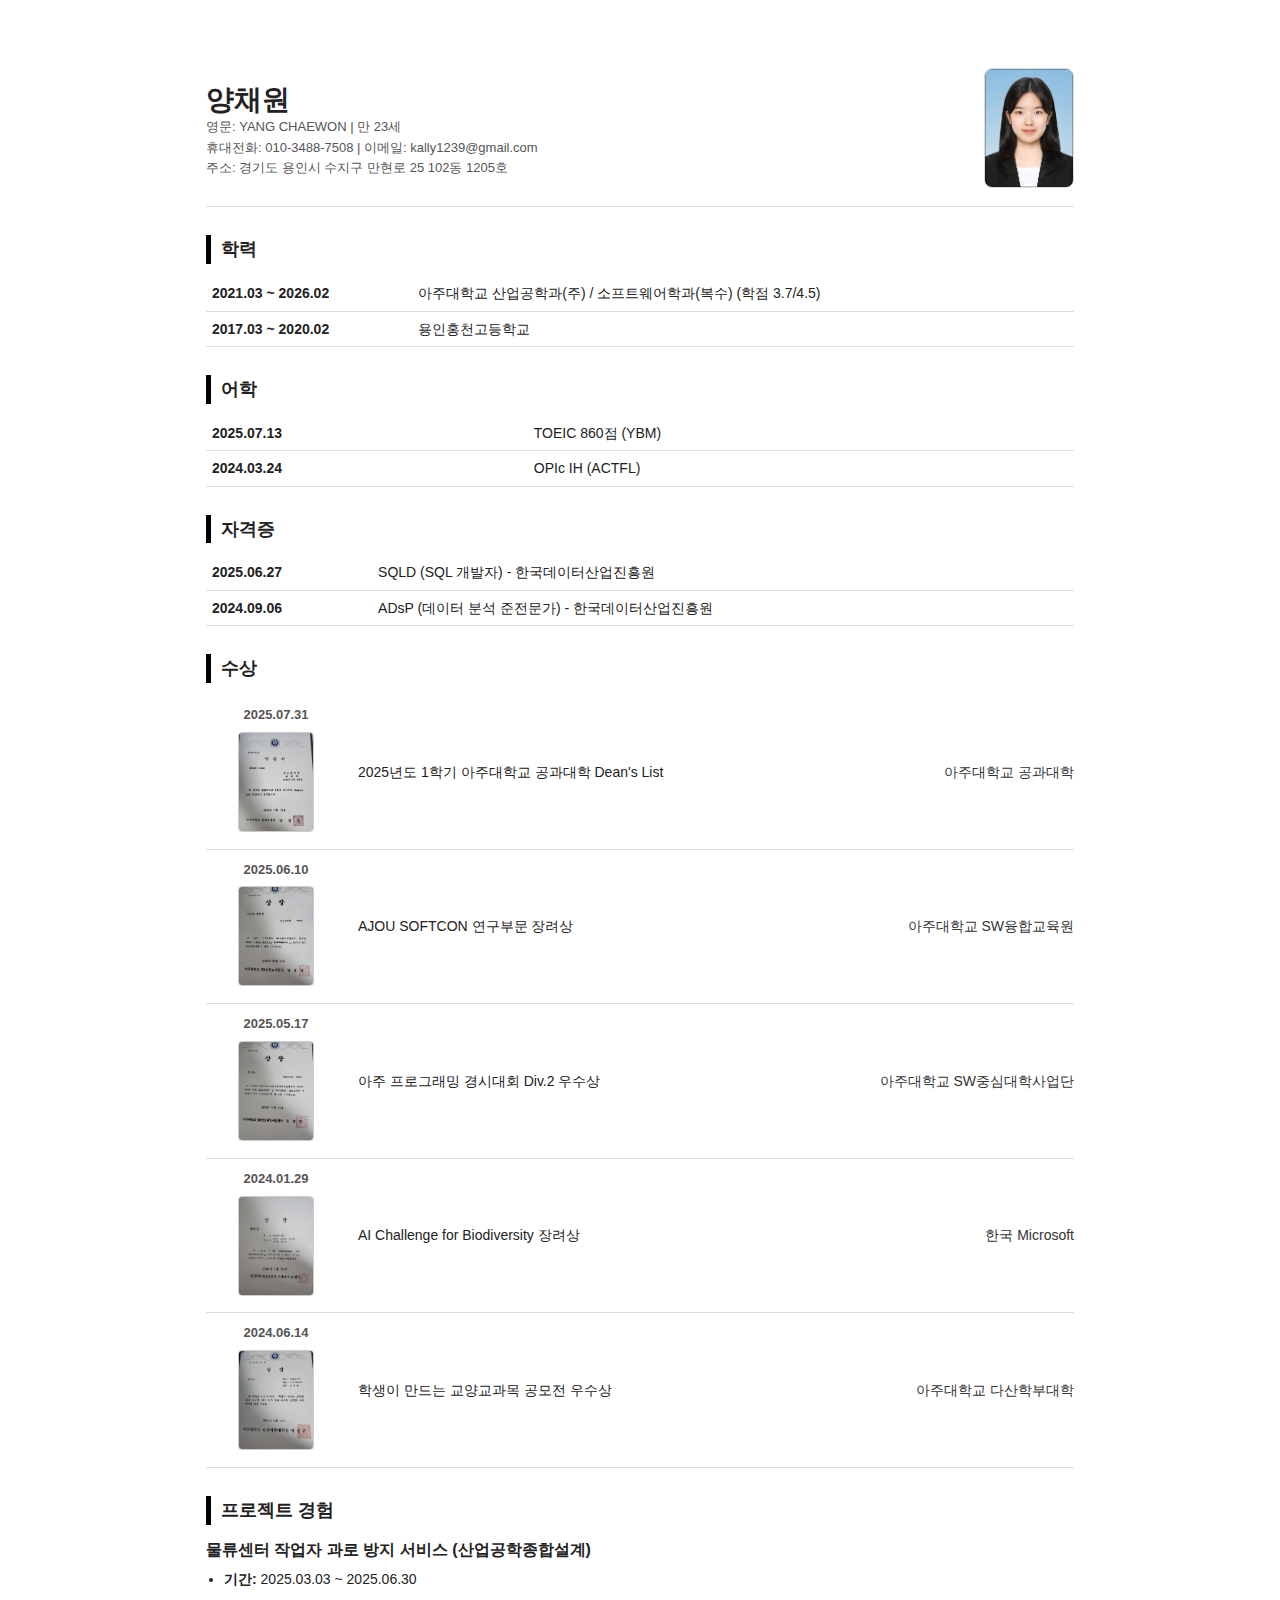
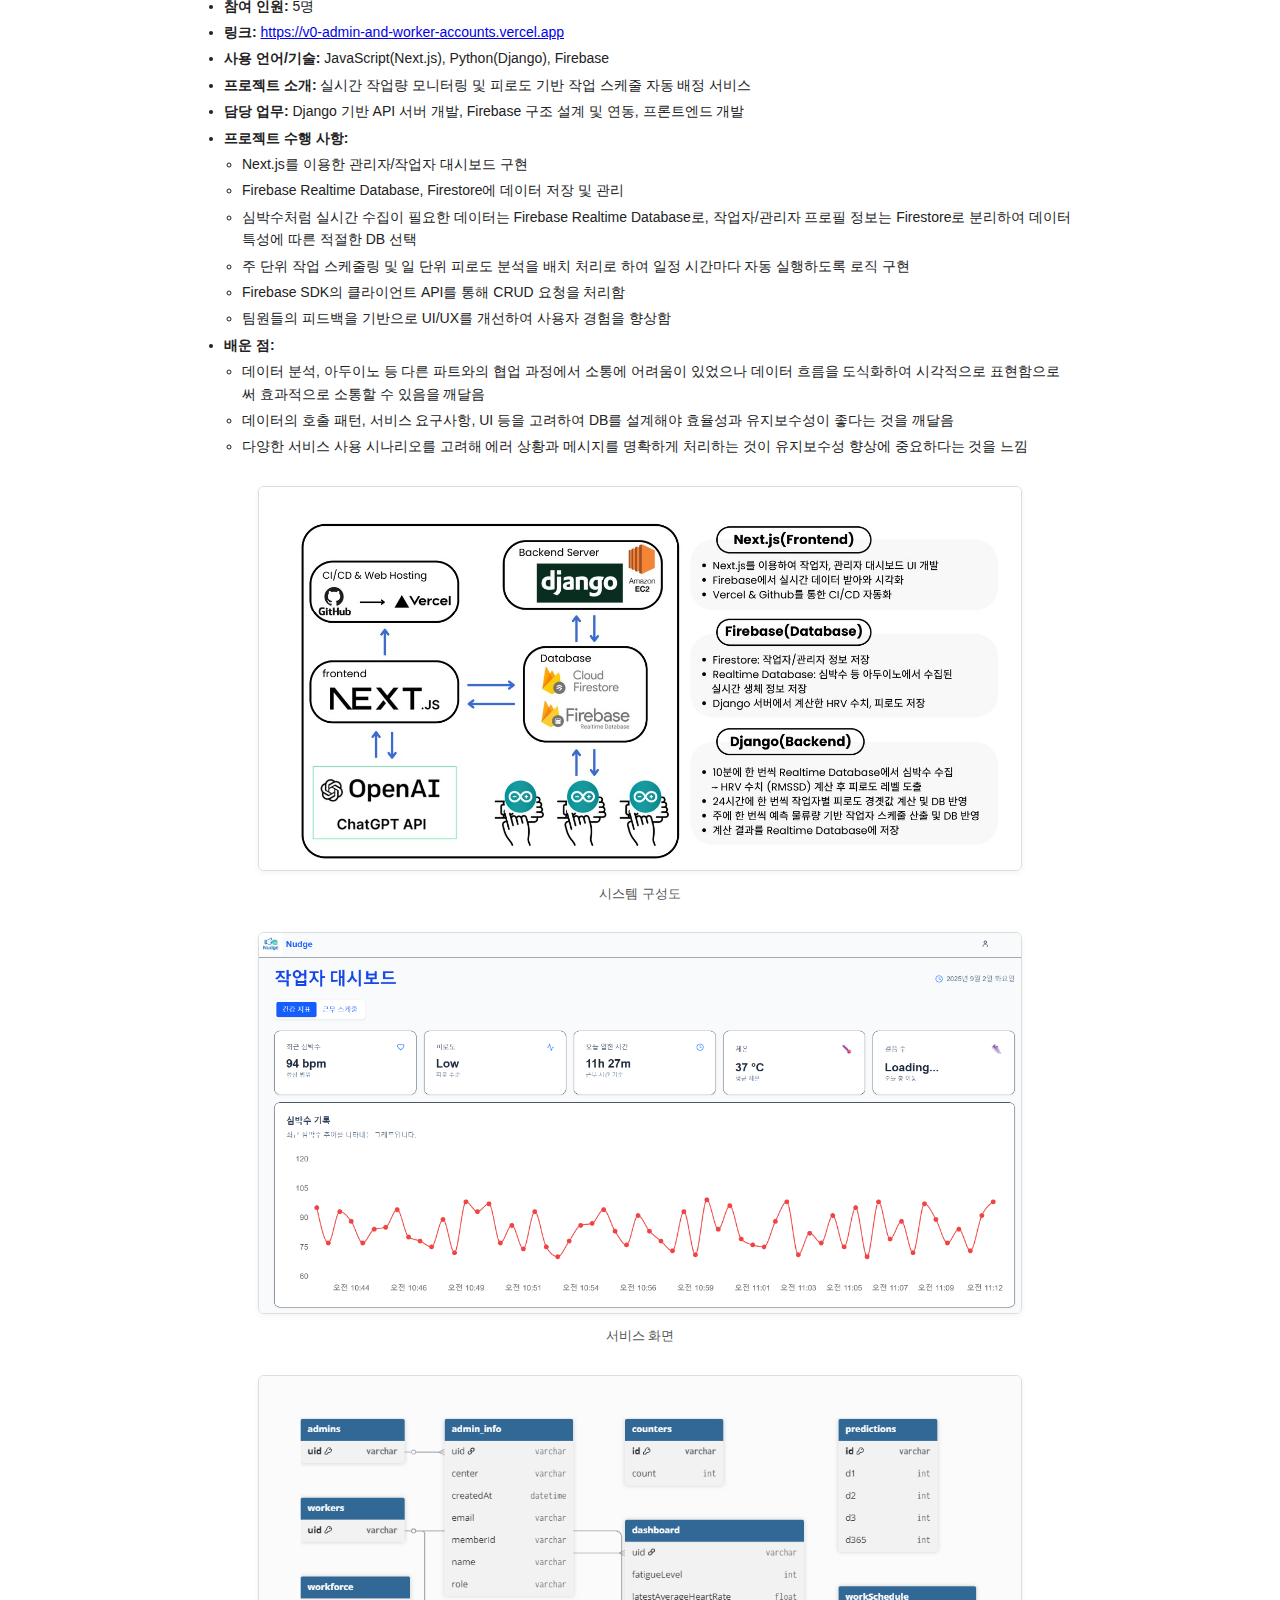
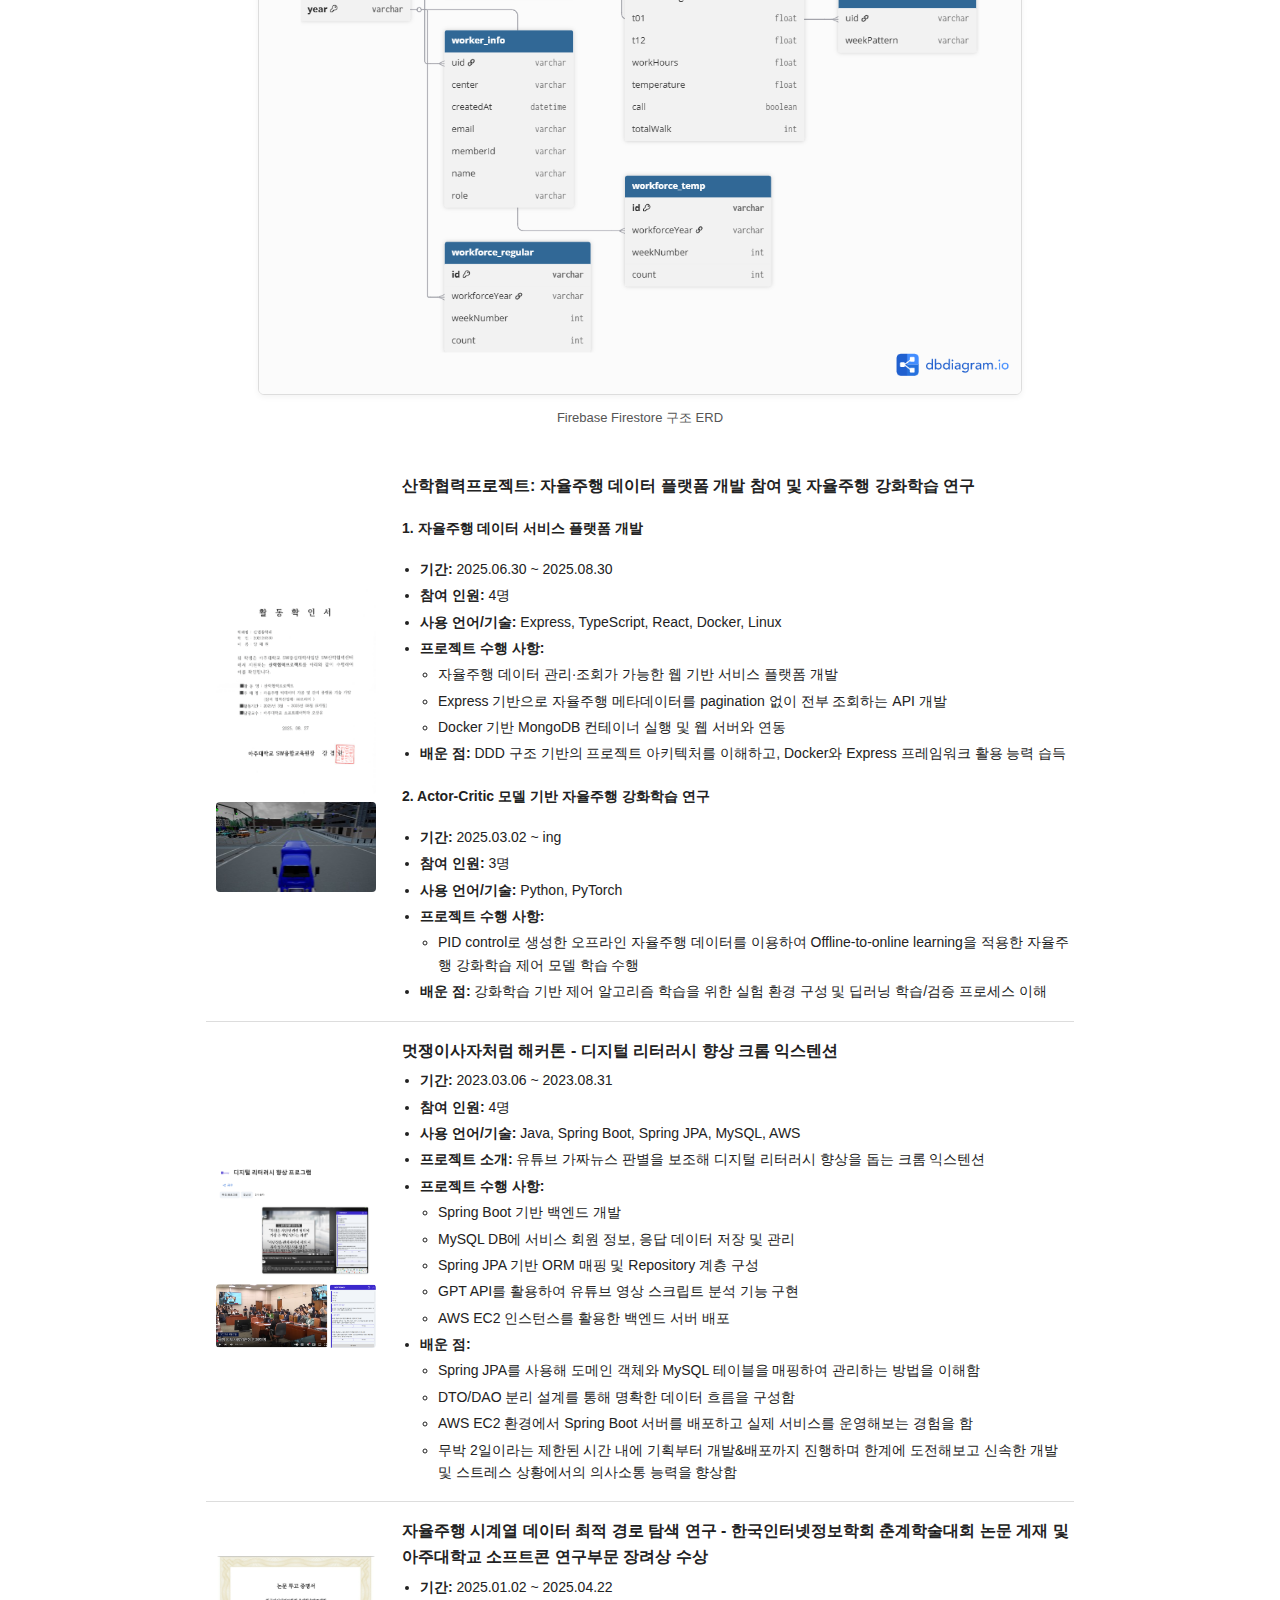
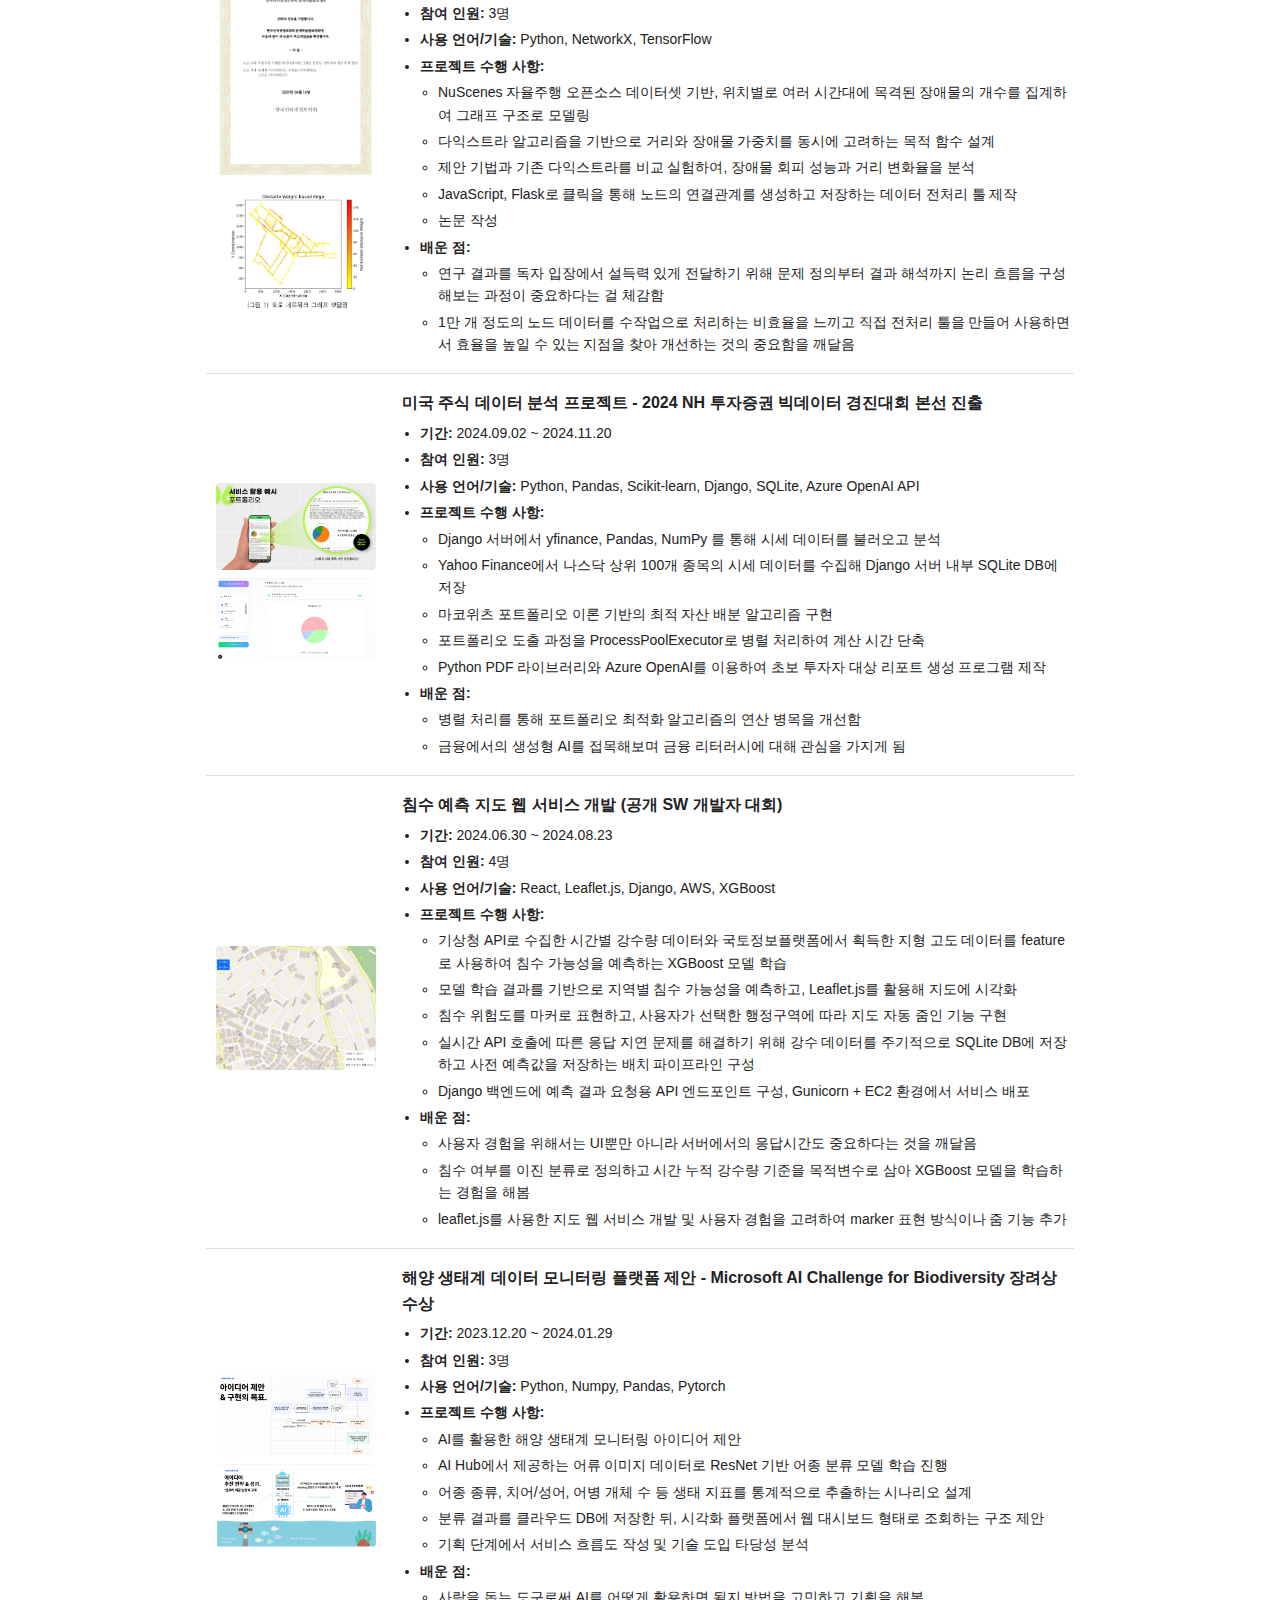
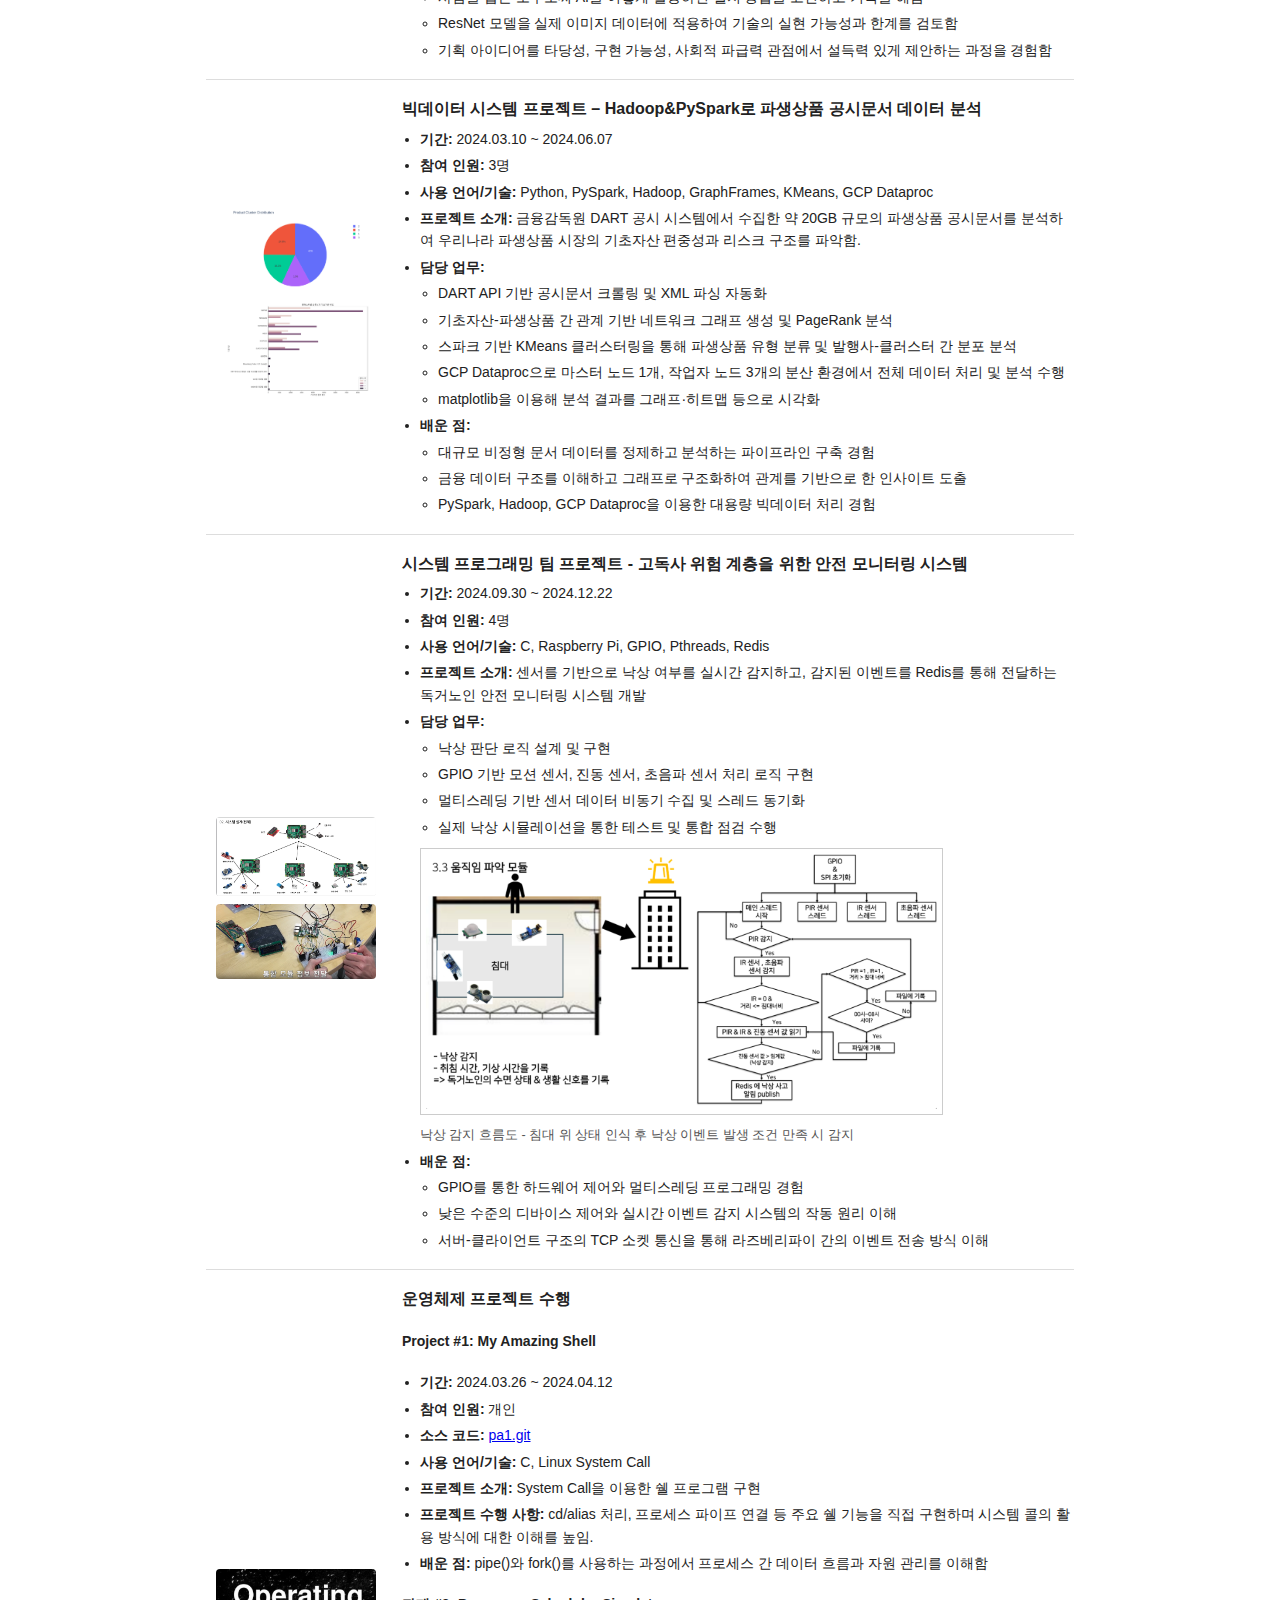
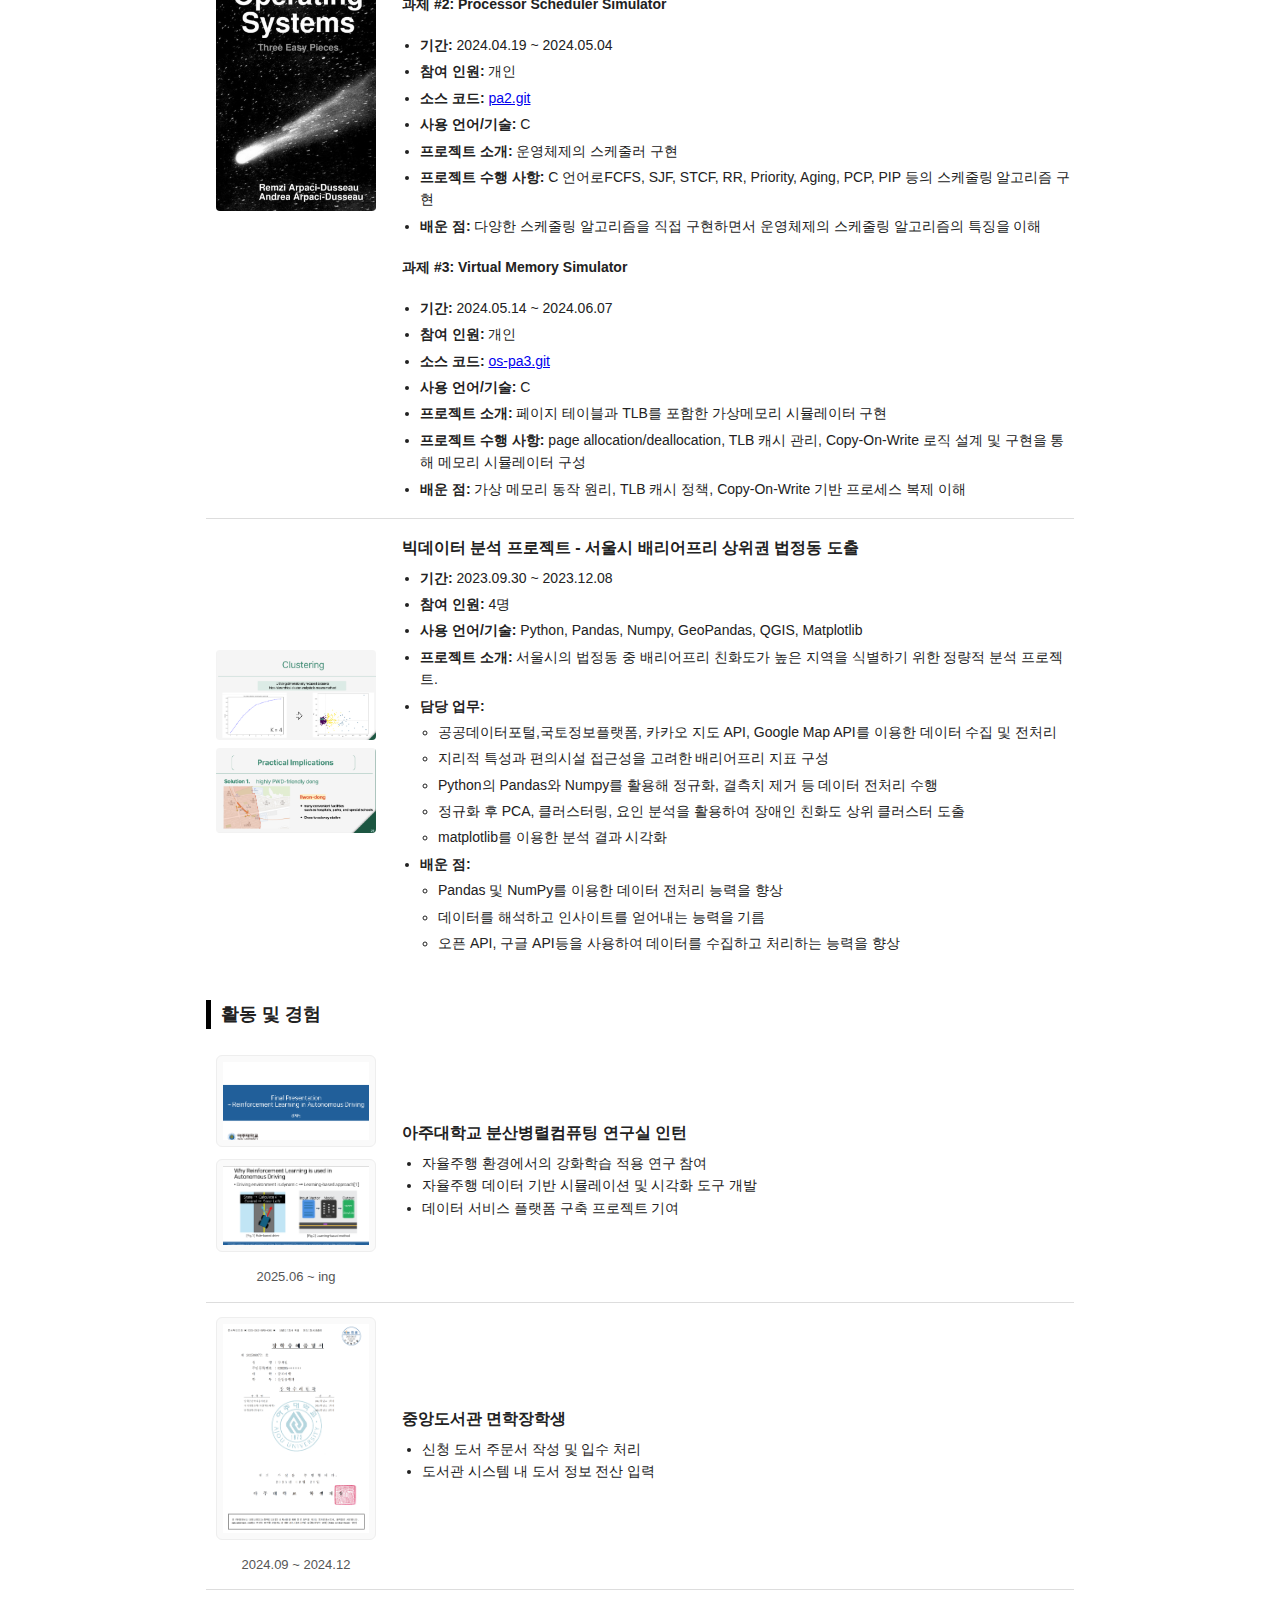
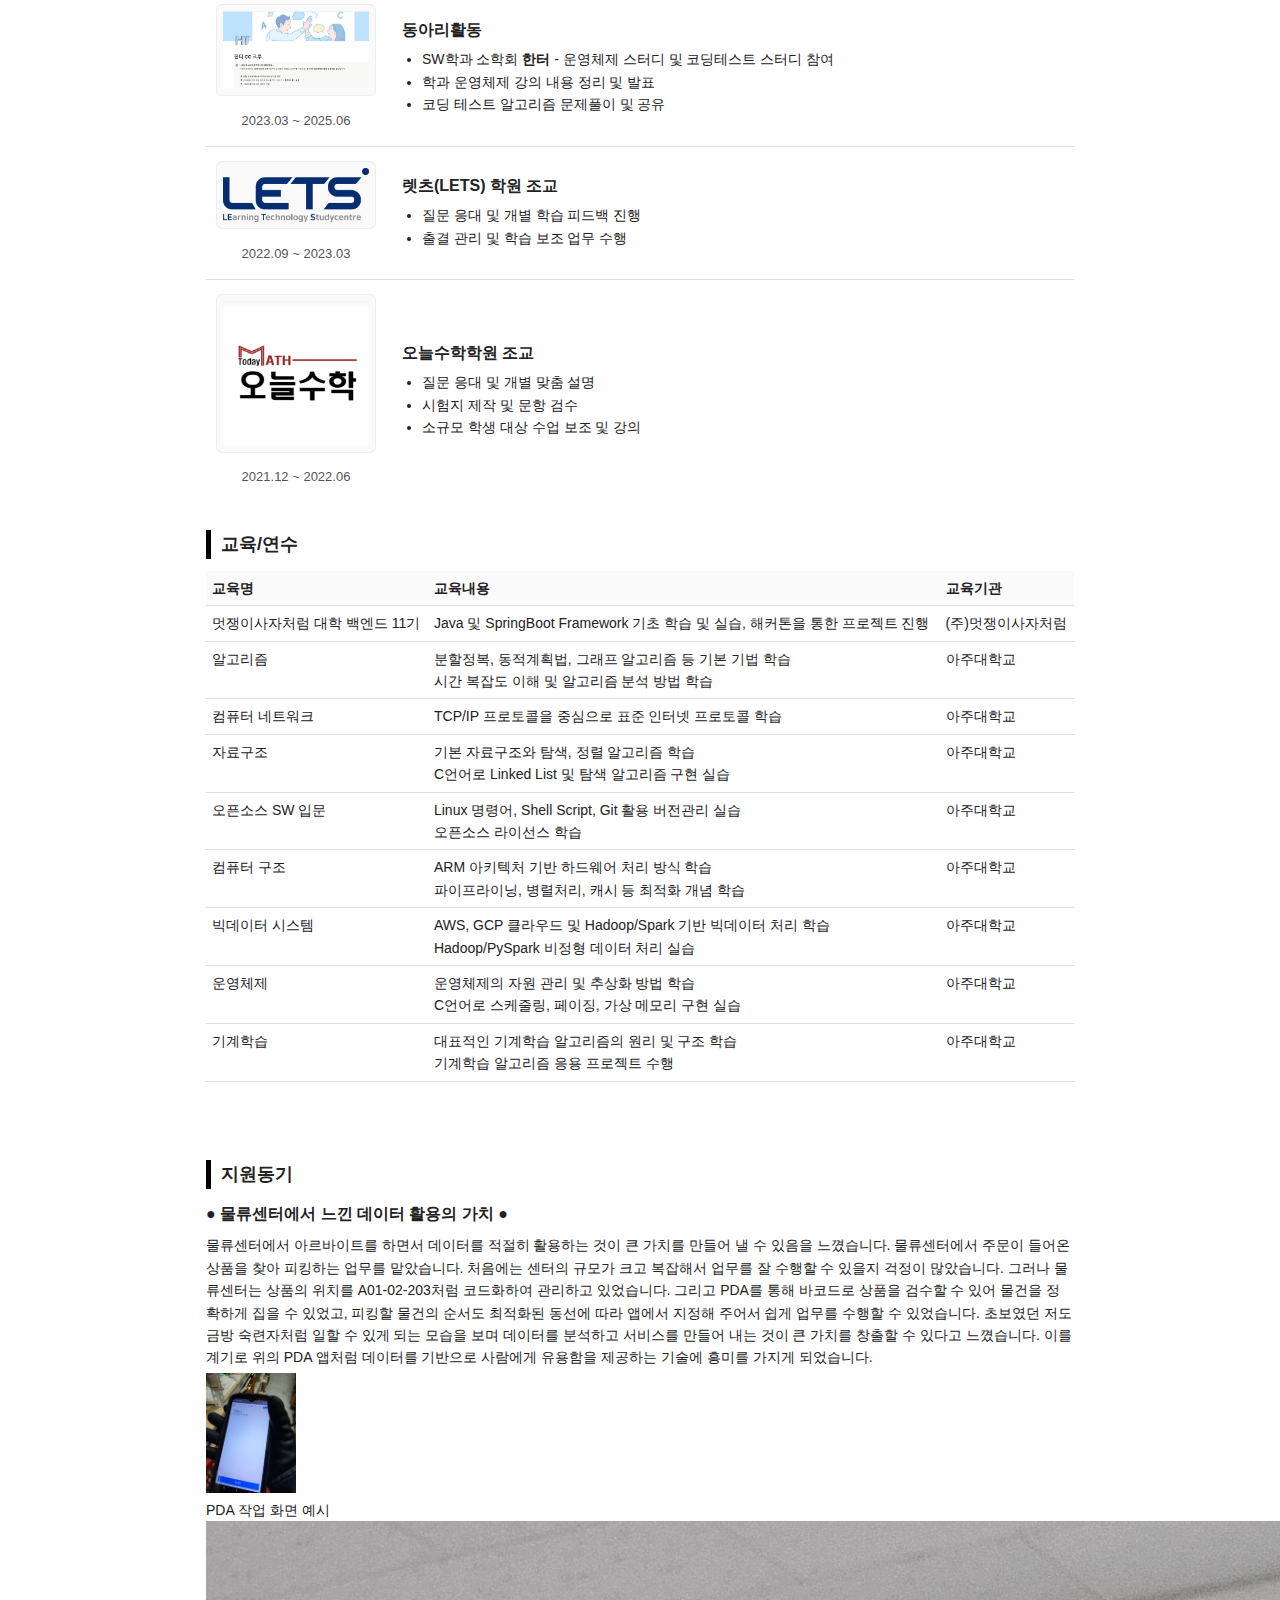
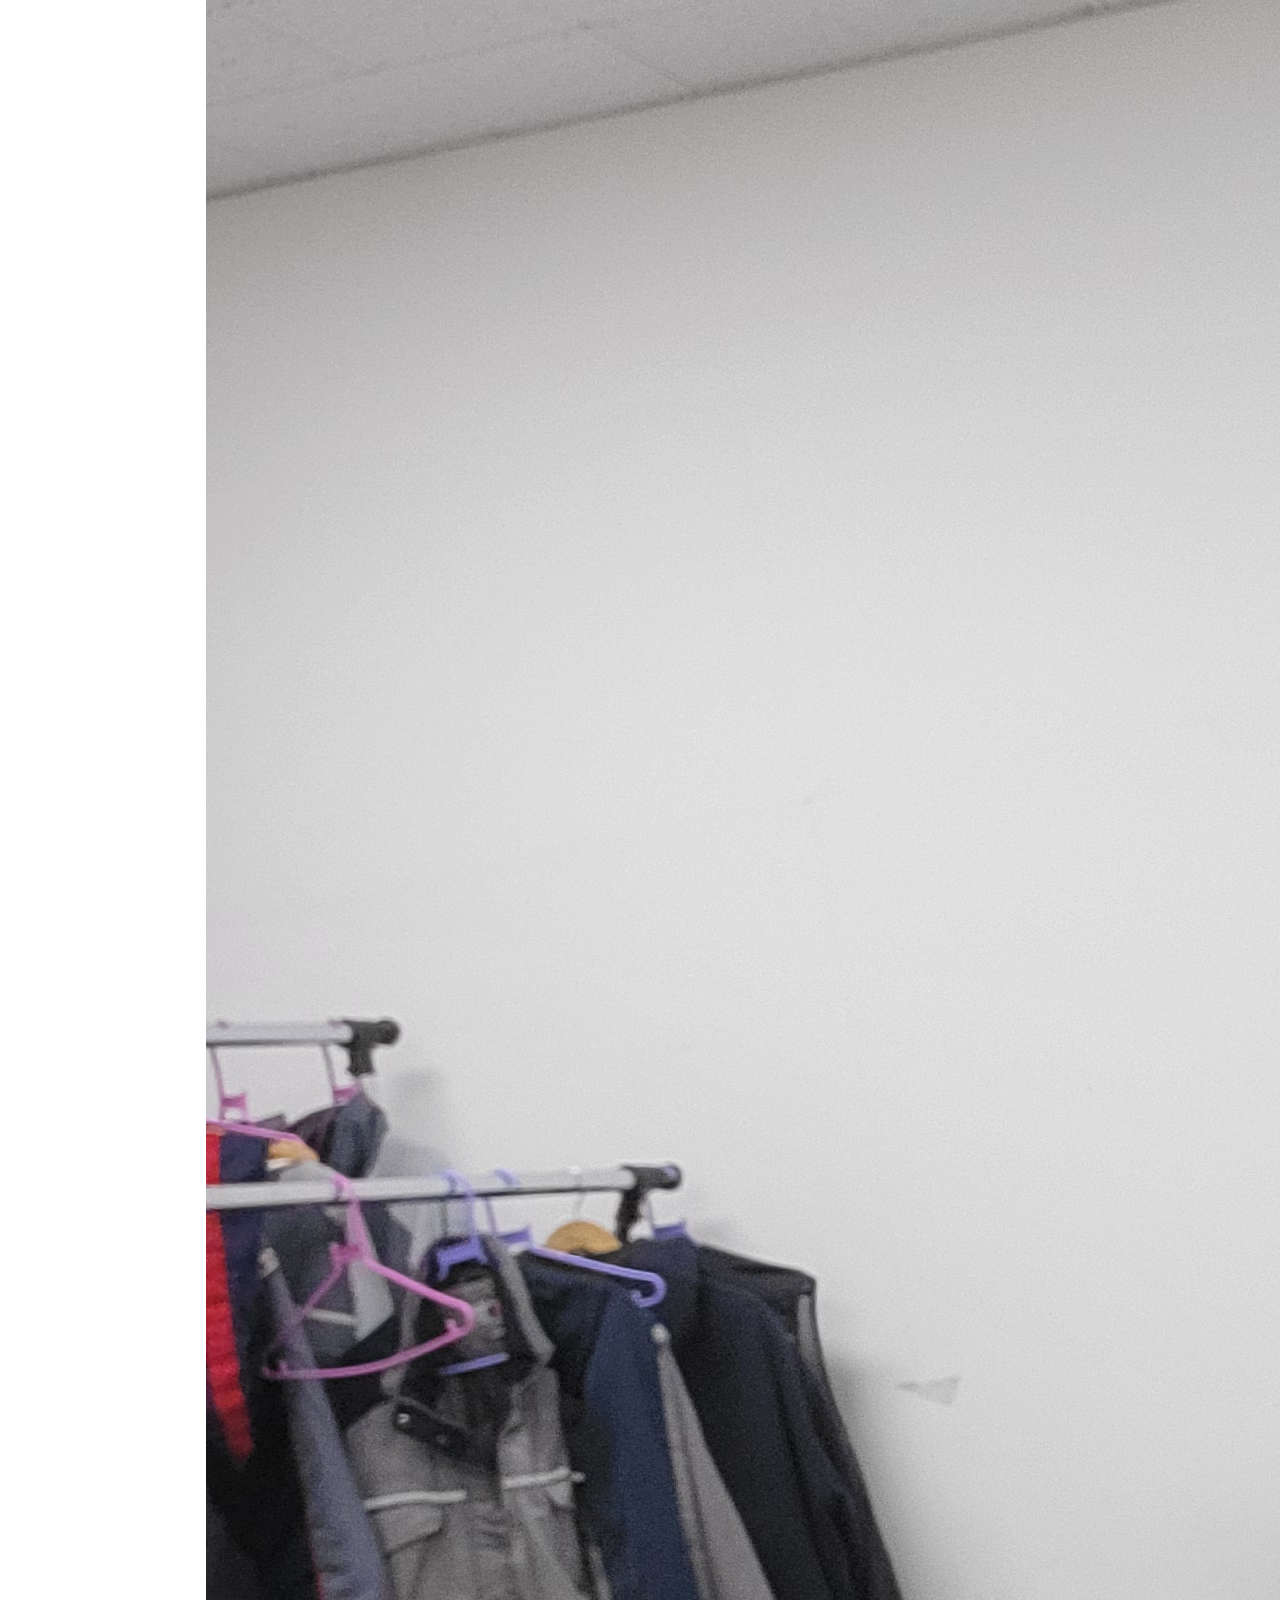
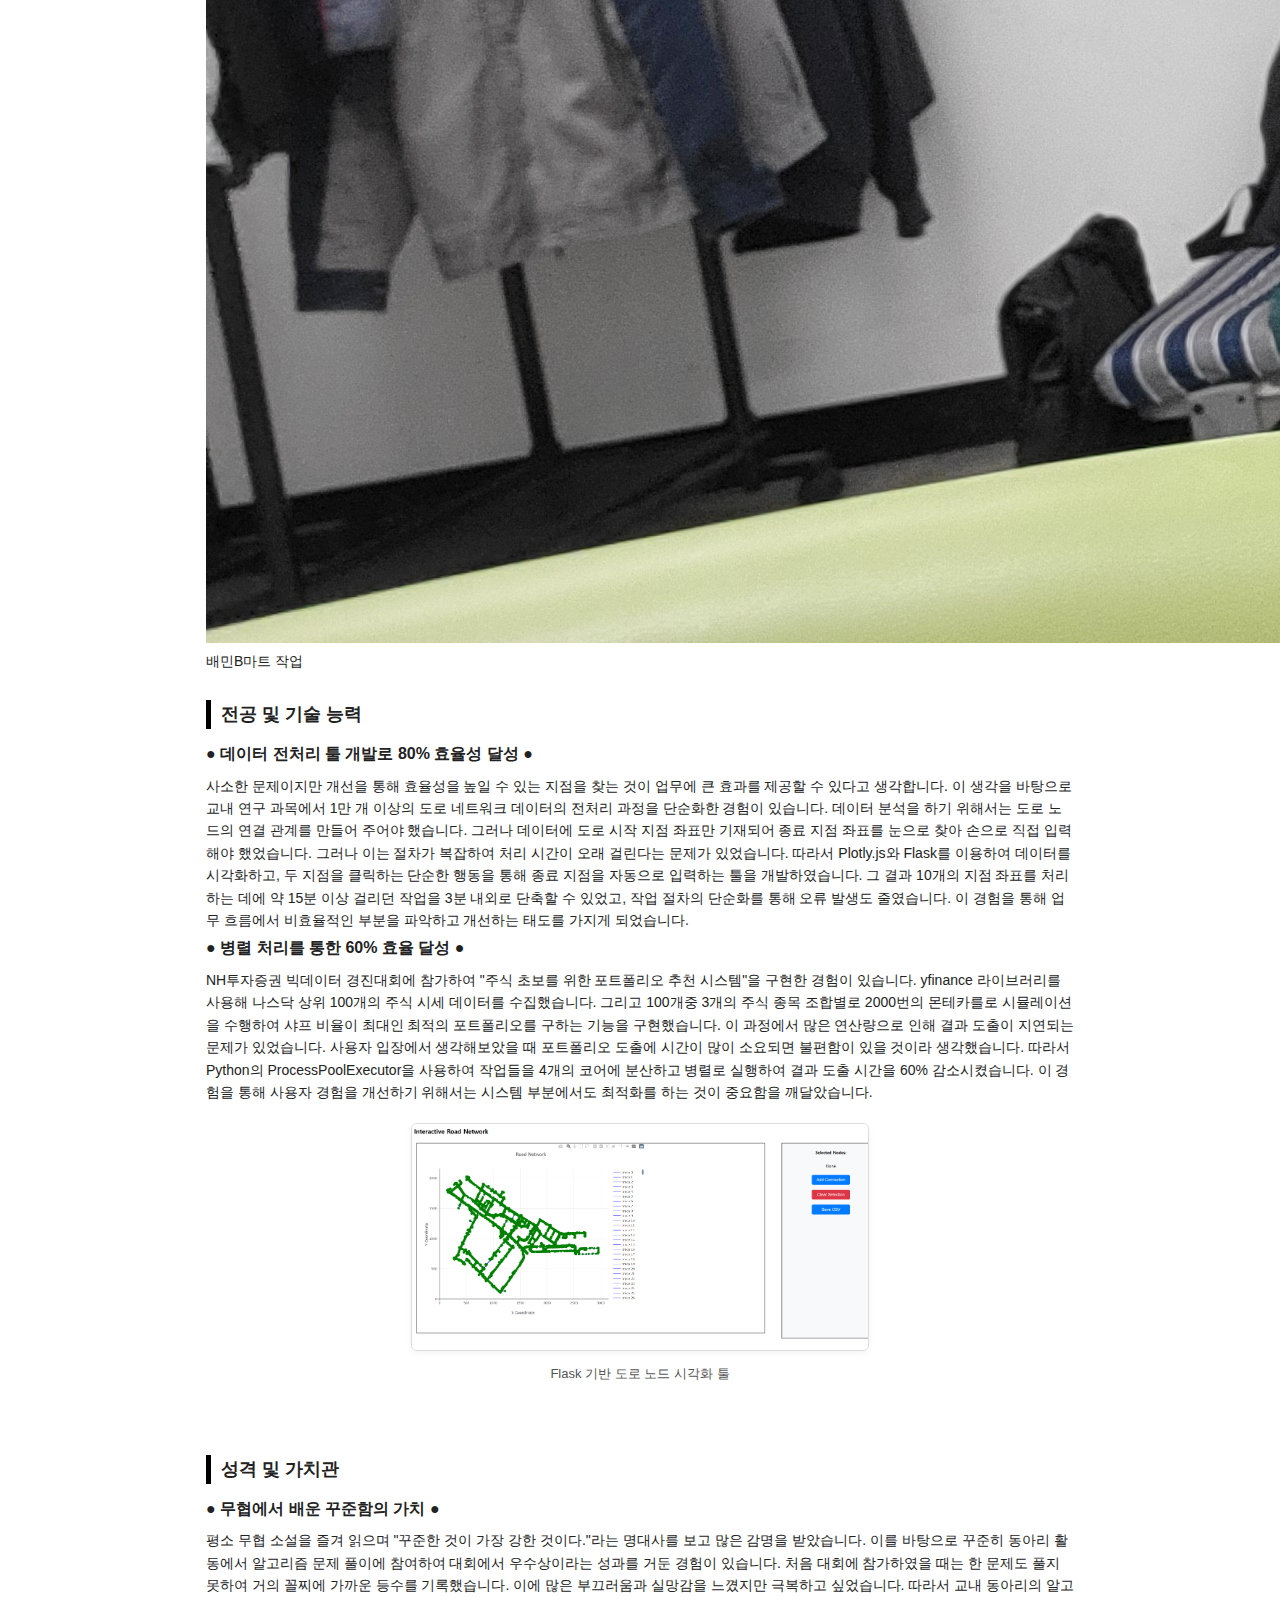
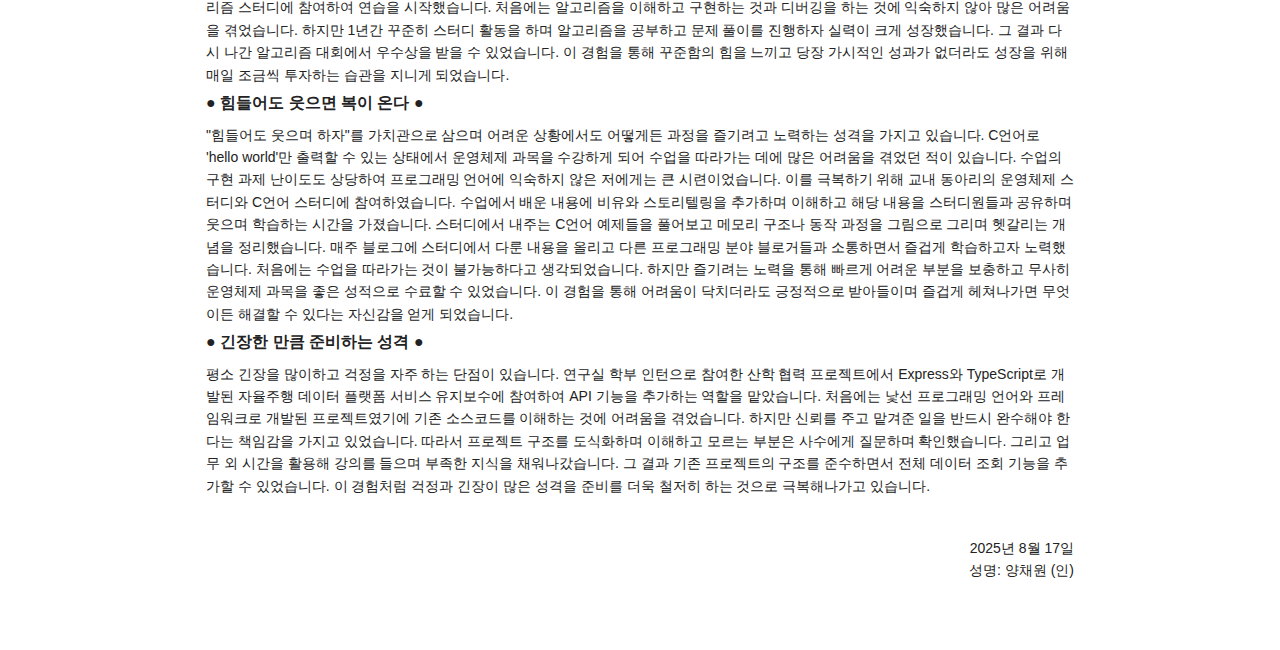
<file: index.html>
<!doctype html>
<html lang="ko">
<head>
  <meta charset="utf-8">
  <meta name="viewport" content="width=device-width, initial-scale=1">
  <title>양채원 이력서</title>
  <link rel="stylesheet" href="style.css">
  <style>
    body { font-family: "Noto Sans KR", Arial, sans-serif; margin: 0; padding: 40px; background: #fff; color: #222; line-height: 1.6; }
    .container { max-width: 900px; margin: auto; }
    header { border-bottom: 2px solid #000; padding-bottom: 10px; margin-bottom: 20px; }
    header h1 { margin: 0; font-size: 28px; }
    header .info { font-size: 14px; color: #555; }
    section { margin-bottom: 28px; }
    h2 { font-size: 18px; border-left: 5px solid #000; padding-left: 10px; margin-bottom: 12px; }
    .item { margin-bottom: 12px; }
    ul { margin: 6px 0 6px 20px; }
    table { width: 100%; border-collapse: collapse; margin-top: 8px; font-size: 14px; }
    table th, table td { text-align: left; padding: 6px; border-bottom: 1px solid #ddd; }
    .signature { margin-top: 40px; text-align: right; font-size: 14px; }
  </style>
</head>
<body>
  <div class="container">
    <body class="compact-mode">
    <header class="header">
      <div class="left">
        <h1>양채원</h1>
          <div class="info">
          영문: YANG CHAEWON | 만 23세<br>
          휴대전화: 010-3488-7508 | 이메일: kally1239@gmail.com<br>
          주소: 경기도 용인시 수지구 만현로 25 102동 1205호
          </div>
      </div>
      <div class="right">
        <img src="profile.jpg" alt="양채원 프로필 사진">
      </div>
    </header>
    <!-- 상단 기본 정보 -->
    <section>
      <h2>학력</h2>
      <table>
        <tr><th>2021.03 ~ 2026.02</th><td>아주대학교 산업공학과(주) / 소프트웨어학과(복수) (학점 3.7/4.5)</td></tr>
        <tr><th>2017.03 ~ 2020.02</th><td>용인홍천고등학교</td></tr>
      </table>
    </section>

    <section>
      <h2>어학</h2>
      <table>
        <tr><th>2025.07.13</th><td>TOEIC 860점 (YBM)</td></tr>
        <tr><th>2024.03.24</th><td>OPIc IH (ACTFL)</td></tr>
      </table>
    </section>


    <section>
      <h2>자격증</h2>
      <table>
        <tr><th>2025.06.27</th><td>SQLD (SQL 개발자) - 한국데이터산업진흥원</td></tr>
        <tr><th>2024.09.06</th><td>ADsP (데이터 분석 준전문가) - 한국데이터산업진흥원</td></tr>
      </table>
    </section>

    <section>
      <h2>수상</h2>
      <div class="award">
        <div class="left">
          <div class="date">2025.07.31</div>
          <img src="awards/deanslist.jpg" alt="Dean's List 상장" class="award-img">
        </div>
        <div class="center">2025년도 1학기 아주대학교 공과대학 Dean's List</div>
        <div class="right">아주대학교 공과대학</div>
      </div>


      <div class="award">
        <div class="left">
          <div class="date">2025.06.10</div>
          <img src="awards/softcon.jpg" alt="SOFTCON 상장" class="award-img">
        </div>
        <div class="center">AJOU SOFTCON 연구부문 장려상</div>
        <div class="right">아주대학교 SW융합교육원</div>
      </div>


      <div class="award">
        <div class="left">
          <div class="date">2025.05.17</div>
          <img src="awards/apc.jpg" alt="프로그래밍 경시대회 상장" class="award-img">
        </div>
        <div class="center">아주 프로그래밍 경시대회 Div.2 우수상</div>
        <div class="right">아주대학교 SW중심대학사업단</div>
      </div>


      <div class="award">
        <div class="left">
          <div class="date">2024.01.29</div>
          <img src="awards/ms_ai.jpg" alt="MS AI Challenge 상장" class="award-img">
        </div>
        <div class="center">AI Challenge for Biodiversity 장려상</div>
        <div class="right">한국 Microsoft</div>
      </div>


      <div class="award">
        <div class="left">
          <div class="date">2024.06.14</div>
          <img src="awards/subject.jpg" alt="Dean's List 상장" class="award-img">
        </div>
        <div class="center">학생이 만드는 교양교과목 공모전 우수상</div>
        <div class="right">아주대학교 다산학부대학</div>
      </div>
    </section>

    
    <section>
      <h2>프로젝트 경험</h2>
      <div class="desc">
        <h3>물류센터 작업자 과로 방지 서비스 (산업공학종합설계)</h3>
        <ul>
          <li><strong>기간:</strong> 2025.03.03 ~ 2025.06.30</li>
          <li><strong>참여 인원:</strong> 5명</li>
          <li><strong>링크:</strong> <a href="https://v0-admin-and-worker-accounts.vercel.app" target="_blank">https://v0-admin-and-worker-accounts.vercel.app</a></li>
          <li><strong>사용 언어/기술:</strong> JavaScript(Next.js), Python(Django), Firebase</li>
          <li><strong>프로젝트 소개:</strong> 실시간 작업량 모니터링 및 피로도 기반 작업 스케줄 자동 배정 서비스</li>
          <li><strong>담당 업무:</strong> Django 기반 API 서버 개발, Firebase 구조 설계 및 연동, 프론트엔드 개발</li>
          <li><strong>프로젝트 수행 사항:</strong>
            <ul>
              <li>Next.js를 이용한 관리자/작업자 대시보드 구현</li>
              <li>Firebase Realtime Database, Firestore에 데이터 저장 및 관리</li>
              <li>심박수처럼 실시간 수집이 필요한 데이터는 Firebase Realtime Database로, 작업자/관리자 프로필 정보는 Firestore로 분리하여 데이터 특성에 따른 적절한 DB 선택</li>
              <li>주 단위 작업 스케줄링 및 일 단위 피로도 분석을 배치 처리로 하여 일정 시간마다 자동 실행하도록 로직 구현</li>
              <li>Firebase SDK의 클라이언트 API를 통해 CRUD 요청을 처리함</li>
              <li>팀원들의 피드백을 기반으로 UI/UX를 개선하여 사용자 경험을 향상함</li>
            </ul>
          </li>
          <li><strong>배운 점:</strong>
            <ul>
              <li>데이터 분석, 아두이노 등 다른 파트와의 협업 과정에서 소통에 어려움이 있었으나 데이터 흐름을 도식화하여 시각적으로 표현함으로써 효과적으로 소통할 수 있음을 깨달음</li>
              <li>데이터의 호출 패턴, 서비스 요구사항, UI 등을 고려하여 DB를 설계해야 효율성과 유지보수성이 좋다는 것을 깨달음</li>
              <li>다양한 서비스 사용 시나리오를 고려해 에러 상황과 메시지를 명확하게 처리하는 것이 유지보수성 향상에 중요하다는 것을 느낌</li>
            </ul>
          </li>
        </ul>

        <!-- 서비스 화면: 대시보드 -->
        <div class="image-block">
          <img src="projects/logistics_dashboard.jpg" alt="물류센터 피로도 모니터링 대시보드">
          <div class="caption">시스템 구성도</div>
        </div>

        <!-- 서비스 화면: 작업자 분석 -->
        <div class="image-block">
          <img src="projects/worker_analysis.png" alt="작업자 피로도 분석 시각화">
          <div class="caption">서비스 화면</div>
        </div>

        <!-- Firestore ERD -->
        <div class="image-block">
          <img src="projects/firestore_erd.png" alt="Firebase Firestore ERD">
          <div class="caption">Firebase Firestore 구조 ERD</div>
        </div>
      </div>


  
      <div class="project">
      <div class="thumb">
        <img src="projects/autorl_plat.png" alt="자율주행 데이터 서비스 플랫폼 UI" />
        <img src="projects/autorl.jpg" alt="자율주행 강화학습 UI" />
      </div>
      <div class="desc">
        <h3>산학협력프로젝트: 자율주행 데이터 플랫폼 개발 참여 및 자율주행 강화학습 연구</h3>

        <h4>1. 자율주행 데이터 서비스 플랫폼 개발</h4>
        <ul>
          <li><strong>기간:</strong> 2025.06.30 ~ 2025.08.30</li>
          <li><strong>참여 인원:</strong> 4명</li>
          <li><strong>사용 언어/기술:</strong> Express, TypeScript, React, Docker, Linux</li>
          <li><strong>프로젝트 수행 사항:</strong>
            <ul>
              <li>자율주행 데이터 관리·조회가 가능한 웹 기반 서비스 플랫폼 개발</li>
              <li>Express 기반으로 자율주행 메타데이터를 pagination 없이 전부 조회하는 API 개발</li>
              <li>Docker 기반 MongoDB 컨테이너 실행 및 웹 서버와 연동</li>
            </ul>
          </li>
          <li><strong>배운 점:</strong> DDD 구조 기반의 프로젝트 아키텍처를 이해하고, Docker와 Express 프레임워크 활용 능력 습득</li>
        </ul>

        <h4 style="margin-top:20px;">2. Actor-Critic 모델 기반 자율주행 강화학습 연구</h4>
        <ul>
          <li><strong>기간:</strong> 2025.03.02 ~ ing</li>
          <li><strong>참여 인원:</strong> 3명</li>
          <li><strong>사용 언어/기술:</strong> Python, PyTorch</li>
          <li><strong>프로젝트 수행 사항:</strong>
            <ul>
              <li>PID control로 생성한 오프라인 자율주행 데이터를 이용하여 Offline-to-online learning을 적용한 자율주행 강화학습 제어 모델 학습 수행</li>
            </ul>
          </li>
          <li><strong>배운 점:</strong> 강화학습 기반 제어 알고리즘 학습을 위한 실험 환경 구성 및 딥러닝 학습/검증 프로세스 이해</li>
        </ul>
      </div>
    </div>


      
      <div class="project demo">
        <div class="thumb">
          <img src="projects/digital-literacy.png" alt="프로젝트 썸네일" />
          <img src="projects/digital_project.png" alt="프로젝트 썸네일" />
        </div>
        <div class="desc">
          <h3>멋쟁이사자처럼 해커톤 - 디지털 리터러시 향상 크롬 익스텐션</h3>
          <ul>
            <li><strong>기간:</strong> 2023.03.06 ~ 2023.08.31</li>
            <li><strong>참여 인원:</strong> 4명</li>
            <li><strong>사용 언어/기술:</strong> Java, Spring Boot, Spring JPA, MySQL, AWS</li>
            <li><strong>프로젝트 소개:</strong> 유튜브 가짜뉴스 판별을 보조해 디지털 리터러시 향상을 돕는 크롬 익스텐션</li>
            <li><strong>프로젝트 수행 사항:</strong>
              <ul>
                <li>Spring Boot 기반 백엔드 개발</li>
                <li>MySQL DB에 서비스 회원 정보, 응답 데이터 저장 및 관리</li>
                <li>Spring JPA 기반 ORM 매핑 및 Repository 계층 구성</li>
                <li>GPT API를 활용하여 유튜브 영상 스크립트 분석 기능 구현</li>
                <li>AWS EC2 인스턴스를 활용한 백엔드 서버 배포</li>
              </ul>
            </li>
            <li><strong>배운 점:</strong>
              <ul>
                <li>Spring JPA를 사용해 도메인 객체와 MySQL 테이블을 매핑하여 관리하는 방법을 이해함</li>
                <li>DTO/DAO 분리 설계를 통해 명확한 데이터 흐름을 구성함</li>
                <li>AWS EC2 환경에서 Spring Boot 서버를 배포하고 실제 서비스를 운영해보는 경험을 함</li>
                <li>무박 2일이라는 제한된 시간 내에 기획부터 개발&배포까지 진행하며 한계에 도전해보고 신속한 개발 및 스트레스 상황에서의 의사소통 능력을 향상함</li>
              </ul>
            </li>
          </ul>
        </div>
      </div>


    <!-- 2. 자율주행 시계열 데이터 최적 경로 탐색 연구 (학술대회 논문) -->
      <div class="project">
        <div class="thumb">
          <img src="projects/autonomous.jpg" alt="자율주행 시계열 데이터 그래프 모델링 시각화" />
          <img src="projects/road_graph.png" alt="자율주행 그래프 모델링 구조" />
        </div>
        <div class="desc">
          <h3>자율주행 시계열 데이터 최적 경로 탐색 연구 - 한국인터넷정보학회 춘계학술대회 논문 게재 및 아주대학교 소프트콘 연구부문 장려상 수상 </h3>
          <ul>
            <li><strong>기간:</strong> 2025.01.02 ~ 2025.04.22</li>
            <li><strong>참여 인원:</strong> 3명</li>
            <li><strong>사용 언어/기술:</strong> Python, NetworkX, TensorFlow</li>
            <li><strong>프로젝트 수행 사항:</strong>
              <ul>
                <li>NuScenes 자율주행 오픈소스 데이터셋 기반, 위치별로 여러 시간대에 목격된 장애물의 개수를 집계하여 그래프 구조로 모델링</li>
                <li>다익스트라 알고리즘을 기반으로 거리와 장애물 가중치를 동시에 고려하는 목적 함수 설계</li>
                <li>제안 기법과 기존 다익스트라를 비교 실험하여, 장애물 회피 성능과 거리 변화율을 분석</li>
                <li>JavaScript, Flask로 클릭을 통해 노드의 연결관계를 생성하고 저장하는 데이터 전처리 툴 제작</li>
                <li>논문 작성</li>
              </ul>
            </li>
            <li><strong>배운 점:</strong>
              <ul>
                <li>연구 결과를 독자 입장에서 설득력 있게 전달하기 위해 문제 정의부터 결과 해석까지 논리 흐름을 구성해보는 과정이 중요하다는 걸 체감함</li>
                <li>1만 개 정도의 노드 데이터를 수작업으로 처리하는 비효율을 느끼고 직접 전처리 툴을 만들어 사용하면서 효율을 높일 수 있는 지점을 찾아 개선하는 것의 중요함을 깨달음</li>
              </ul>
            </li>
          </ul>
        </div>
      </div>

      <div class="project">
        <div class="thumb">
          <img src="projects/stock_analysis.jpg" alt="주식 데이터 분석 시각화" />
          <img src="projects/stock_report.png" alt="주식 리포트 화면" />
        </div>
        <div class="desc">
          <h3>미국 주식 데이터 분석 프로젝트 - 2024 NH 투자증권 빅데이터 경진대회 본선 진출</h3>
          <ul>
            <li><strong>기간:</strong> 2024.09.02 ~ 2024.11.20</li>
            <li><strong>참여 인원:</strong> 3명</li>
            <li><strong>사용 언어/기술:</strong> Python, Pandas, Scikit-learn, Django, SQLite, Azure OpenAI API</li>

            <li><strong>프로젝트 수행 사항:</strong>
              <ul>
                <li>Django 서버에서 yfinance, Pandas, NumPy 를 통해 시세 데이터를 불러오고 분석</li>
                <li>Yahoo Finance에서 나스닥 상위 100개 종목의 시세 데이터를 수집해 Django 서버 내부 SQLite DB에 저장</li>
                <li>마코위츠 포트폴리오 이론 기반의 최적 자산 배분 알고리즘 구현</li>
                <li>포트폴리오 도출 과정을 ProcessPoolExecutor로 병렬 처리하여 계산 시간 단축</li>
                <li> Python PDF 라이브러리와 Azure OpenAI를 이용하여 초보 투자자 대상 리포트 생성 프로그램 제작</li>
              </ul>
            </li>
            <li><strong>배운 점:</strong>
              <ul>
                <li>병렬 처리를 통해 포트폴리오 최적화 알고리즘의 연산 병목을 개선함</li>
                <li>금융에서의 생성형 AI를 접목해보며 금융 리터러시에 대해 관심을 가지게 됨</li>
              </ul>
            </li>
          </ul>
        </div>
      </div>



    <!-- 5. 침수 예측 지도 웹 서비스 개발 (공개 SW 개발자 대회) -->
      <div class="project">
        <div class="thumb">
          <img src="projects/flood-pj.png" alt="침수 예측 지도 서비스 화면" />
        </div>
        <div class="desc">
          <h3>침수 예측 지도 웹 서비스 개발 (공개 SW 개발자 대회)</h3>
          <ul>
            <li><strong>기간:</strong> 2024.06.30 ~ 2024.08.23</li>
            <li><strong>참여 인원:</strong> 4명</li>
            <li><strong>사용 언어/기술:</strong> React, Leaflet.js, Django, AWS, XGBoost</li>
            
            <li><strong>프로젝트 수행 사항:</strong>
              <ul>
                <li>기상청 API로 수집한 시간별 강수량 데이터와 국토정보플랫폼에서 획득한 지형 고도 데이터를 feature로 사용하여 침수 가능성을 예측하는 XGBoost 모델 학습</li>
                <li>모델 학습 결과를 기반으로 지역별 침수 가능성을 예측하고, Leaflet.js를 활용해 지도에 시각화</li>
                <li>침수 위험도를 마커로 표현하고, 사용자가 선택한 행정구역에 따라 지도 자동 줌인 기능 구현</li>
                <li>실시간 API 호출에 따른 응답 지연 문제를 해결하기 위해 강수 데이터를 주기적으로 SQLite DB에 저장하고 사전 예측값을 저장하는 배치 파이프라인 구성</li>
                <li>Django 백엔드에 예측 결과 요청용 API 엔드포인트 구성, Gunicorn + EC2 환경에서 서비스 배포</li>
              </ul>
            </li>


            <li><strong>배운 점:</strong>
              <ul>
                <li>사용자 경험을 위해서는 UI뿐만 아니라 서버에서의 응답시간도 중요하다는 것을 깨달음</li>
                <li>침수 여부를 이진 분류로 정의하고 시간 누적 강수량 기준을 목적변수로 삼아 XGBoost 모델을 학습하는 경험을 해봄</li>
                <li>leaflet.js를 사용한 지도 웹 서비스 개발 및 사용자 경험을 고려하여 marker 표현 방식이나 줌 기능 추가</li>
              </ul>
            </li>

          </ul>
        </div>
      </div>



    <!-- 6. 해양 생태계 데이터 모니터링 플랫폼 제안 (Microsoft AI Challenge) -->
      <div class="project">
        <div class="thumb">
          <img src="projects/marine_ai.png" alt="해양 생태계 모니터링 플랫폼 콘셉트" />
          <img src="projects/marine_idea.png" alt="해양 생태계 모니터링 플랫폼 콘셉트" />
        </div>
        <div class="desc">
          <h3>해양 생태계 데이터 모니터링 플랫폼 제안 - Microsoft AI Challenge for Biodiversity 장려상 수상</h3>
          <ul>
            <li><strong>기간:</strong> 2023.12.20 ~ 2024.01.29</li>
            <li><strong>참여 인원:</strong> 3명</li>
            <li><strong>사용 언어/기술:</strong> Python, Numpy, Pandas, Pytorch</li>
            <li><strong>프로젝트 수행 사항:</strong>
              <ul>
                <li>AI를 활용한 해양 생태계 모니터링 아이디어 제안</li>
                <li>AI Hub에서 제공하는 어류 이미지 데이터로 ResNet 기반 어종 분류 모델 학습 진행</li>
                <li>어종 종류, 치어/성어, 어병 개체 수 등 생태 지표를 통계적으로 추출하는 시나리오 설계</li>
                <li>분류 결과를 클라우드 DB에 저장한 뒤, 시각화 플랫폼에서 웹 대시보드 형태로 조회하는 구조 제안</li>
                <li>기획 단계에서 서비스 흐름도 작성 및 기술 도입 타당성 분석</li>
              </ul>
            </li>

            <li><strong>배운 점:</strong>
              <ul>
                <li>사람을 돕는 도구로써 AI를 어떻게 활용하면 될지 방법을 고민하고 기획을 해봄</li>
                <li>ResNet 모델을 실제 이미지 데이터에 적용하여 기술의 실현 가능성과 한계를 검토함</li>
                <li>기획 아이디어를 타당성, 구현 가능성, 사회적 파급력 관점에서 설득력 있게 제안하는 과정을 경험함</li>
              </ul>
            </li>

          </ul>
        </div>
      </div>

      <div class="project demo">
        <div class="thumb">
          <img src="projects/derivative_analysis.png" alt="프로젝트 썸네일" />
        </div>
        <div class="desc">
          <h3>빅데이터 시스템 프로젝트 – Hadoop&PySpark로 파생상품 공시문서 데이터 분석</h3>
          <ul>
            <li><strong>기간:</strong> 2024.03.10 ~ 2024.06.07</li>
            <li><strong>참여 인원:</strong> 3명</li>
            <li><strong>사용 언어/기술:</strong> Python, PySpark, Hadoop, GraphFrames, KMeans, GCP Dataproc</li>
            <li><strong>프로젝트 소개:</strong> 금융감독원 DART 공시 시스템에서 수집한 약 20GB 규모의 파생상품 공시문서를 분석하여 우리나라 파생상품 시장의 기초자산 편중성과 리스크 구조를 파악함.</li>
            <li><strong>담당 업무:</strong>
              <ul>
                <li>DART API 기반 공시문서 크롤링 및 XML 파싱 자동화</li>
                <li>기초자산-파생상품 간 관계 기반 네트워크 그래프 생성 및 PageRank 분석</li>
                <li>스파크 기반 KMeans 클러스터링을 통해 파생상품 유형 분류 및 발행사-클러스터 간 분포 분석</li>
                <li>GCP Dataproc으로 마스터 노드 1개, 작업자 노드 3개의 분산 환경에서 전체 데이터 처리 및 분석 수행</li>
                <li>matplotlib을 이용해 분석 결과를 그래프·히트맵 등으로 시각화</li>
              </ul>
            </li>
            <li><strong>배운 점:</strong>
              <ul>
                <li>대규모 비정형 문서 데이터를 정제하고 분석하는 파이프라인 구축 경험</li>
                <li>금융 데이터 구조를 이해하고 그래프로 구조화하여 관계를 기반으로 한 인사이트 도출</li>
                <li>PySpark, Hadoop, GCP Dataproc을 이용한 대용량 빅데이터 처리 경험</li>
              </ul>
            </li>
          </ul>
        </div>
      </div>




      <div class="project demo">
        <div class="thumb">
          <img src="projects/system_program.png" alt="프로젝트 썸네일" />
          <img src="projects/system_program_pj.png" alt="프로젝트 썸네일" />
        </div>
        <div class="desc">
          <h3>시스템 프로그래밍 팀 프로젝트 - 고독사 위험 계층을 위한 안전 모니터링 시스템</h3>
          <ul>
            <li><strong>기간:</strong> 2024.09.30 ~ 2024.12.22</li>
            <li><strong>참여 인원:</strong> 4명</li>
            <li><strong>사용 언어/기술:</strong> C, Raspberry Pi, GPIO, Pthreads, Redis</li>
            <li><strong>프로젝트 소개:</strong> 센서를 기반으로 낙상 여부를 실시간 감지하고, 감지된 이벤트를 Redis를 통해 전달하는 독거노인 안전 모니터링 시스템 개발</li>
            
            <li><strong>담당 업무:</strong>
              <ul>
                <li>낙상 판단 로직 설계 및 구현</li>
                <li>GPIO 기반 모션 센서, 진동 센서, 초음파 센서 처리 로직 구현</li>
                <li>멀티스레딩 기반 센서 데이터 비동기 수집 및 스레드 동기화</li>
                <li>실제 낙상 시뮬레이션을 통한 테스트 및 통합 점검 수행</li>
              </ul>
            </li>
            <li style="list-style: none; margin-top: 10px;">
              <img src="projects/fall_detection.png" alt="낙상 감지 흐름도" style="max-width: 80%; height: auto; border: 1px solid #ccc; padding: 5px;" />
              <p style="font-size: 0.9em; color: #555;">낙상 감지 흐름도 - 침대 위 상태 인식 후 낙상 이벤트 발생 조건 만족 시 감지</p>
            </li>

            <li><strong>배운 점:</strong>
              <ul>
                <li>GPIO를 통한 하드웨어 제어와 멀티스레딩 프로그래밍 경험</li>
                <li>낮은 수준의 디바이스 제어와 실시간 이벤트 감지 시스템의 작동 원리 이해</li>
                <li>서버-클라이언트 구조의 TCP 소켓 통신을 통해 라즈베리파이 간의 이벤트 전송 방식 이해</li>
              </ul>
            </li>
          </ul>
        </div>
      </div>

      <div class="project demo">
      <div class="thumb">
        <img src="projects/os.png" alt="운영체제 프로젝트 썸네일" />
      </div>
      <div class="desc">
        <h3>운영체제 프로젝트 수행</h3>

        <!-- Project #1 -->
        <h4>Project #1: My Amazing Shell</h4>
        <ul>
          <li><strong>기간:</strong> 2024.03.26 ~ 2024.04.12</li> 
          <li><strong>참여 인원:</strong> 개인</li>
          <li><strong>소스 코드:</strong> <a href="https://git.ajou.ac.kr/chaewonyang/pa1.git" target="_blank">pa1.git</a></li>
          <li><strong>사용 언어/기술:</strong> C, Linux System Call </li>
          <li><strong>프로젝트 소개:</strong> System Call을 이용한 쉘 프로그램 구현 </li>
          <li><strong>프로젝트 수행 사항:</strong> cd/alias 처리, 프로세스 파이프 연결 등 주요 쉘 기능을 직접 구현하며 시스템 콜의 활용 방식에 대한 이해를 높임.</li>
          <li><strong>배운 점:</strong> pipe()와 fork()를 사용하는 과정에서 프로세스 간 데이터 흐름과 자원 관리를 이해함</li>
        </ul>

        <!-- Project #2 -->
        <h4>과제 #2: Processor Scheduler Simulator</h4>
        <ul>
          <li><strong>기간:</strong> 2024.04.19 ~ 2024.05.04</li>
          <li><strong>참여 인원:</strong> 개인</li>
          <li><strong>소스 코드:</strong> <a href="https://git.ajou.ac.kr/chaewonyang/pa2.git" target="_blank">pa2.git</a></li>
          <li><strong>사용 언어/기술:</strong> C </li>
          <li><strong>프로젝트 소개:</strong> 운영체제의 스케줄러 구현</li>
          <li><strong>프로젝트 수행 사항:</strong> C 언어로FCFS, SJF, STCF, RR, Priority, Aging, PCP, PIP 등의 스케줄링 알고리즘 구현</li>
          <li><strong>배운 점:</strong> 다양한 스케줄링 알고리즘을 직접 구현하면서 운영체제의 스케줄링 알고리즘의 특징을 이해</li>

        </ul>

        <!-- Project #3 -->
        <h4>과제 #3: Virtual Memory Simulator</h4>
        <ul>
          <li><strong>기간:</strong> 2024.05.14 ~ 2024.06.07</li>
          <li><strong>참여 인원:</strong> 개인</li>
          <li><strong>소스 코드:</strong> <a href="https://git.ajou.ac.kr/chaewonyang/os-pa3.git" target="_blank">os-pa3.git</a></li>
          <li><strong>사용 언어/기술:</strong> C </li>
          <li><strong>프로젝트 소개:</strong> 페이지 테이블과 TLB를 포함한 가상메모리 시뮬레이터 구현</li>
          <li><strong>프로젝트 수행 사항:</strong> page allocation/deallocation, TLB 캐시 관리, Copy-On-Write 로직 설계 및 구현을 통해 메모리 시뮬레이터 구성</li>
          <li><strong>배운 점:</strong> 가상 메모리 동작 원리, TLB 캐시 정책, Copy-On-Write 기반 프로세스 복제 이해</li>
        </ul>
      </div>
    </div>



      <div class="project demo">
      <div class="thumb">
        <img src="projects/data_analysis.png" alt="프로젝트 썸네일" />
        <img src="projects/data_analysis_dong.png" alt="프로젝트 썸네일" />
      </div>
      <div class="desc">
        <h3>빅데이터 분석 프로젝트 - 서울시 배리어프리 상위권 법정동 도출</h3>
        <ul>
          <li><strong>기간:</strong> 2023.09.30 ~ 2023.12.08</li>
          <li><strong>참여 인원:</strong> 4명</li>
          <li><strong>사용 언어/기술:</strong> Python, Pandas, Numpy, GeoPandas, QGIS, Matplotlib</li>
          <li><strong>프로젝트 소개:</strong> 서울시의 법정동 중 배리어프리 친화도가 높은 지역을 식별하기 위한 정량적 분석 프로젝트.</li>
          <li><strong>담당 업무:</strong> 
            <ul>
              <li>공공데이터포털,국토정보플랫폼, 카카오 지도 API, Google Map API를 이용한 데이터 수집 및 전처리</li>
              <li>지리적 특성과 편의시설 접근성을 고려한 배리어프리 지표 구성</li>
              <li>Python의 Pandas와 Numpy를 활용해 정규화, 결측치 제거 등 데이터 전처리 수행</li>
              <li>정규화 후 PCA, 클러스터링, 요인 분석을 활용하여 장애인 친화도 상위 클러스터 도출 
              <li>matplotlib를 이용한 분석 결과 시각화</li>
            </ul>
          </li>
          <li><strong>배운 점:</strong> 
            <ul>
              <li>Pandas 및 NumPy를 이용한 데이터 전처리 능력을 향상</li>
              <li>데이터를 해석하고 인사이트를 얻어내는 능력을 기름</li>
              <li>오픈 API, 구글 API등을 사용하여 데이터를 수집하고 처리하는 능력을 향상</li>
            </ul>
          </li>
        </ul>
      </div>
    </div>
    </section>

    <!-- 활동/경험 -->
    <section>
      <h2>활동 및 경험</h2>

      <!-- 인턴 -->
      <div class="project">
        <div class="project-left">
          <img src="projects/intern_final.png" class="project-img" alt="인턴">
          <img src="projects/intern_final2.png" class="project-img" alt="인턴">
          <div class="date">2025.06 ~ ing</div>
        </div>
        <div class="project-right">
          <h3>아주대학교 분산병렬컴퓨팅 연구실 인턴</h3>
          <ul>
            <li>자율주행 환경에서의 강화학습 적용 연구 참여</li>
            <li>자율주행 데이터 기반 시뮬레이션 및 시각화 도구 개발</li>
            <li>데이터 서비스 플랫폼 구축 프로젝트 기여</li>
          </ul>
        </div>
      </div>

      <!-- 도서관 면학장학생 -->
      <div class="project">
        <div class="project-left">
          <img src="projects/library.png" class="project-img" alt="도서관">
          <div class="date">2024.09 ~ 2024.12</div>
        </div>
        <div class="project-right">
          <h3>중앙도서관 면학장학생</h3>
          <ul>
            <li>신청 도서 주문서 작성 및 입수 처리</li>
            <li>도서관 시스템 내 도서 정보 전산 입력</li>
          </ul>
        </div>
      </div>

      <!-- 동아리 -->
      <div class="project">
        <div class="project-left">
          <img src="projects/codingtest.png" class="project-img" alt="동아리">
          <div class="date">2023.03 ~ 2025.06</div>
        </div>
        <div class="project-right">
          <h3>동아리활동</h3>
          <ul>
            <li>SW학과 소학회 <strong>한터</strong> - 운영체제 스터디 및 코딩테스트 스터디 참여</li>
            <li>학과 운영체제 강의 내용 정리 및 발표</li>
            <li>코딩 테스트 알고리즘 문제풀이 및 공유</li>
          </ul>
        </div>
      </div>

      <!-- 아르바이트: LETS -->
      <div class="project">
        <div class="project-left">
          <img src="projects/lets.png" class="project-img" alt="아르바이트">
          <div class="date">2022.09 ~ 2023.03</div>
        </div>
        <div class="project-right">
          <h3>렛츠(LETS) 학원 조교</h3>
          <ul>
            <li>질문 응대 및 개별 학습 피드백 진행</li>
            <li>출결 관리 및 학습 보조 업무 수행</li>
          </ul>
        </div>
      </div>

      <!-- 아르바이트: 오늘수학학원 -->
      <div class="project">
        <div class="project-left">
          <img src="projects/todaymath.png" class="project-img" alt="아르바이트">
          <div class="date">2021.12 ~ 2022.06</div>
        </div>
        <div class="project-right">
          <h3>오늘수학학원 조교</h3>
          <ul>
            <li>질문 응대 및 개별 맞춤 설명</li>
            <li>시험지 제작 및 문항 검수</li>
            <li>소규모 학생 대상 수업 보조 및 강의</li>
          </ul>
        </div>
      </div>

    </section>

    <section>
      <h2>교육/연수</h2>
      <table>
        <thead>
          <tr>
            <th>교육명</th>
            <th>교육내용</th>
            <th>교육기관</th>
        </tr>
        </thead>
        <tbody>
          <tr>
            <td>멋쟁이사자처럼 대학 백엔드 11기</td>
            <td>Java 및 SpringBoot Framework 기초 학습 및 실습, 해커톤을 통한 프로젝트 진행</td>
            <td>(주)멋쟁이사자처럼</td>
          </tr>
          <tr>
            <td>알고리즘</td>
            <td>분할정복, 동적계획법, 그래프 알고리즘 등 기본 기법 학습<br>시간 복잡도 이해 및 알고리즘 분석 방법 학습</td>
            <td>아주대학교</td>
          </tr>
          <tr>
            <td>컴퓨터 네트워크</td>
            <td>TCP/IP 프로토콜을 중심으로 표준 인터넷 프로토콜 학습</td>
            <td>아주대학교</td>
          </tr>
          <tr>
            <td>자료구조</td>
            <td>기본 자료구조와 탐색, 정렬 알고리즘 학습<br>C언어로 Linked List 및 탐색 알고리즘 구현 실습</td>
            <td>아주대학교</td>
          </tr>
          <tr>
            <td>오픈소스 SW 입문</td>
            <td>Linux 명령어, Shell Script, Git 활용 버전관리 실습<br>오픈소스 라이선스 학습</td>
            <td>아주대학교</td>
          </tr>
          <tr>
            <td>컴퓨터 구조</td>
            <td>ARM 아키텍처 기반 하드웨어 처리 방식 학습<br>파이프라이닝, 병렬처리, 캐시 등 최적화 개념 학습</td>
            <td>아주대학교</td>
          </tr>
          <tr>
            <td>빅데이터 시스템</td>
            <td>AWS, GCP 클라우드 및 Hadoop/Spark 기반 빅데이터 처리 학습<br>Hadoop/PySpark 비정형 데이터 처리 실습</td>
            <td>아주대학교</td>
          </tr>
          <tr>
            <td>운영체제</td>
            <td>운영체제의 자원 관리 및 추상화 방법 학습<br>C언어로 스케줄링, 페이징, 가상 메모리 구현 실습</td>
            <td>아주대학교</td>
          </tr>
          <tr>
            <td>기계학습</td>
            <td>대표적인 기계학습 알고리즘의 원리 및 구조 학습<br>기계학습 알고리즘 응용 프로젝트 수행</td>
            <td>아주대학교</td>
          </tr>
        </tbody>
      </table>
    </section>


    <br>
    <!-- 자기소개서 -->
    <section>

      <h2> 지원동기 </h2>
      <h3> ● 물류센터에서 느낀 데이터 활용의 가치 ● </h3>
      <p>
      물류센터에서 아르바이트를 하면서 데이터를 적절히 활용하는 것이 큰 가치를 만들어 낼 수 있음을 느꼈습니다. 물류센터에서 주문이 들어온 상품을 찾아 피킹하는 업무를 맡았습니다. 처음에는 센터의 규모가 크고 복잡해서 업무를 잘 수행할 수 있을지 걱정이 많았습니다. 그러나 물류센터는 상품의 위치를 A01-02-203처럼 코드화하여 관리하고 있었습니다. 그리고 PDA를 통해 바코드로 상품을 검수할 수 있어 물건을 정확하게 집을 수 있었고, 피킹할 물건의 순서도 최적화된 동선에 따라 앱에서 지정해 주어서 쉽게 업무를 수행할 수 있었습니다. 초보였던 저도 금방 숙련자처럼 일할 수 있게 되는 모습을 보며 데이터를 분석하고 서비스를 만들어 내는 것이 큰 가치를 창출할 수 있다고 느꼈습니다. 이를 계기로 위의 PDA 앱처럼 데이터를 기반으로 사람에게 유용함을 제공하는 기술에 흥미를 가지게 되었습니다. 
      </p>
      
      <div class="image-row">
        <div class="image-item">
          <img src="projects/bmart.jpg" alt="PDA 앱 화면" style="height:120px !important;">
          <div class="caption">PDA 작업 화면 예시</div>
        </div>
        <div class="image-item">
          <img src="projects/b_martwork.jpg" alt="WMS 대시보드 예시">
          <div class="caption">배민B마트 작업</div>
        </div>
      </div>


      <h2> 전공 및 기술 능력 </h2>
      <h3> ● 데이터 전처리 툴 개발로 80% 효율성 달성 ● </h3>
      <p>
      사소한 문제이지만 개선을 통해 효율성을 높일 수 있는 지점을 찾는 것이 업무에 큰 효과를 제공할 수 있다고 생각합니다. 이 생각을 바탕으로 교내 연구 과목에서 1만 개 이상의 도로 네트워크 데이터의 전처리 과정을 단순화한 경험이 있습니다. 데이터 분석을 하기 위해서는 도로 노드의 연결 관계를 만들어 주어야 했습니다. 그러나 데이터에 도로 시작 지점 좌표만 기재되어 종료 지점 좌표를 눈으로 찾아 손으로 직접 입력해야 했었습니다. 그러나 이는 절차가 복잡하여 처리 시간이 오래 걸린다는 문제가 있었습니다. 따라서 Plotly.js와 Flask를 이용하여 데이터를 시각화하고, 두 지점을 클릭하는 단순한 행동을 통해 종료 지점을 자동으로 입력하는 툴을 개발하였습니다. 그 결과 10개의 지점 좌표를 처리하는 데에 약 15분 이상 걸리던 작업을 3분 내외로 단축할 수 있었고, 작업 절차의 단순화를 통해 오류 발생도 줄였습니다. 이 경험을 통해 업무 흐름에서 비효율적인 부분을 파악하고 개선하는 태도를 가지게 되었습니다.
      </p>
      
      <h3>● 병렬 처리를 통한 60% 효율 달성 ●</h3>
      <p>
      NH투자증권 빅데이터 경진대회에 참가하여 "주식 초보를 위한 포트폴리오 추천 시스템"을 구현한 경험이 있습니다. yfinance 라이브러리를 사용해 나스닥 상위 100개의 주식 시세 데이터를 수집했습니다. 그리고 100개중 3개의 주식 종목 조합별로 2000번의 몬테카를로 시뮬레이션을 수행하여 샤프 비율이 최대인 최적의 포트폴리오를 구하는 기능을 구현했습니다. 이 과정에서 많은 연산량으로 인해 결과 도출이 지연되는 문제가 있었습니다. 사용자 입장에서 생각해보았을 때 포트폴리오 도출에 시간이 많이 소요되면 불편함이 있을 것이라 생각했습니다. 따라서 Python의 ProcessPoolExecutor을 사용하여 작업들을 4개의 코어에 분산하고 병렬로 실행하여 결과 도출 시간을 60% 감소시켰습니다. 이 경험을 통해 사용자 경험을 개선하기 위해서는 시스템 부분에서도 최적화를 하는 것이 중요함을 깨달았습니다. 
      </p>

      <div class="image-block" style="max-width:60%; margin: 20px auto;">
        <img src="projects/data-preprocess.png" alt="도로 네트워크 시각화 툴">
        <div class="caption">Flask 기반 도로 노드 시각화 툴</div>
      </div>

      <br>
      <h2> 성격 및 가치관 </h2>
      <h3>● 무협에서 배운 꾸준함의 가치 ●</h3>
      <p>
      평소 무협 소설을 즐겨 읽으며 "꾸준한 것이 가장 강한 것이다."라는 명대사를 보고 많은 감명을 받았습니다. 이를 바탕으로 꾸준히 동아리 활동에서 알고리즘 문제 풀이에 참여하여 대회에서 우수상이라는 성과를 거둔 경험이 있습니다. 처음 대회에 참가하였을 때는 한 문제도 풀지 못하여 거의 꼴찌에 가까운 등수를 기록했습니다. 이에 많은 부끄러움과 실망감을 느꼈지만 극복하고 싶었습니다. 따라서 교내 동아리의 알고리즘 스터디에 참여하여 연습을 시작했습니다. 처음에는 알고리즘을 이해하고 구현하는 것과 디버깅을 하는 것에 익숙하지 않아 많은 어려움을 겪었습니다. 하지만 1년간 꾸준히 스터디 활동을 하며 알고리즘을 공부하고 문제 풀이를 진행하자 실력이 크게 성장했습니다. 그 결과 다시 나간 알고리즘 대회에서 우수상을 받을 수 있었습니다. 이 경험을 통해 꾸준함의 힘을 느끼고 당장 가시적인 성과가 없더라도 성장을 위해 매일 조금씩 투자하는 습관을 지니게 되었습니다.
      </p>
  
      <h3>● 힘들어도 웃으면 복이 온다 ●</h3>
      <p>
      "힘들어도 웃으며 하자"를 가치관으로 삼으며 어려운 상황에서도 어떻게든 과정을 즐기려고 노력하는 성격을 가지고 있습니다. C언어로 'hello world'만 출력할 수 있는 상태에서 운영체제 과목을 수강하게 되어 수업을 따라가는 데에 많은 어려움을 겪었던 적이 있습니다. 수업의 구현 과제 난이도도 상당하여 프로그래밍 언어에 익숙하지 않은 저에게는 큰 시련이었습니다. 이를 극복하기 위해 교내 동아리의 운영체제 스터디와 C언어 스터디에 참여하였습니다. 수업에서 배운 내용에 비유와 스토리텔링을 추가하며 이해하고 해당 내용을 스터디원들과 공유하며 웃으며 학습하는 시간을 가졌습니다. 스터디에서 내주는 C언어 예제들을 풀어보고 메모리 구조나 동작 과정을 그림으로 그리며 헷갈리는 개념을 정리했습니다. 매주 블로그에 스터디에서 다룬 내용을 올리고 다른 프로그래밍 분야 블로거들과 소통하면서 즐겁게 학습하고자 노력했습니다. 처음에는 수업을 따라가는 것이 불가능하다고 생각되었습니다. 하지만 즐기려는 노력을 통해 빠르게 어려운 부분을 보충하고 무사히 운영체제 과목을 좋은 성적으로 수료할 수 있었습니다. 이 경험을 통해 어려움이 닥치더라도 긍정적으로 받아들이며 즐겁게 헤쳐나가면 무엇이든 해결할 수 있다는 자신감을 얻게 되었습니다. 
      </p>

      <h3>● 긴장한 만큼 준비하는 성격 ●</h3>
      <p>
      평소 긴장을 많이하고 걱정을 자주 하는 단점이 있습니다. 연구실 학부 인턴으로 참여한 산학 협력 프로젝트에서 Express와 TypeScript로 개발된 자율주행 데이터 플랫폼 서비스 유지보수에 참여하여 API 기능을 추가하는 역할을 맡았습니다. 처음에는 낯선 프로그래밍 언어와 프레임워크로 개발된 프로젝트였기에 기존 소스코드를 이해하는 것에 어려움을 겪었습니다. 하지만 신뢰를 주고 맡겨준 일을 반드시 완수해야 한다는 책임감을 가지고 있었습니다. 따라서 프로젝트 구조를 도식화하며 이해하고 모르는 부분은 사수에게 질문하며 확인했습니다. 그리고 업무 외 시간을 활용해 강의를 들으며 부족한 지식을 채워나갔습니다. 그 결과 기존 프로젝트의 구조를 준수하면서 전체 데이터 조회 기능을 추가할 수 있었습니다. 이 경험처럼 걱정과 긴장이 많은 성격을 준비를 더욱 철저히 하는 것으로 극복해나가고 있습니다.
      </p>
    


    </section>

    <div class="signature">
      2025년 8월 17일<br>
      성명: 양채원 (인)
    </div>
  </div>
<footer class="print-footer"></footer>
</body>
</body>
</html>
</file>
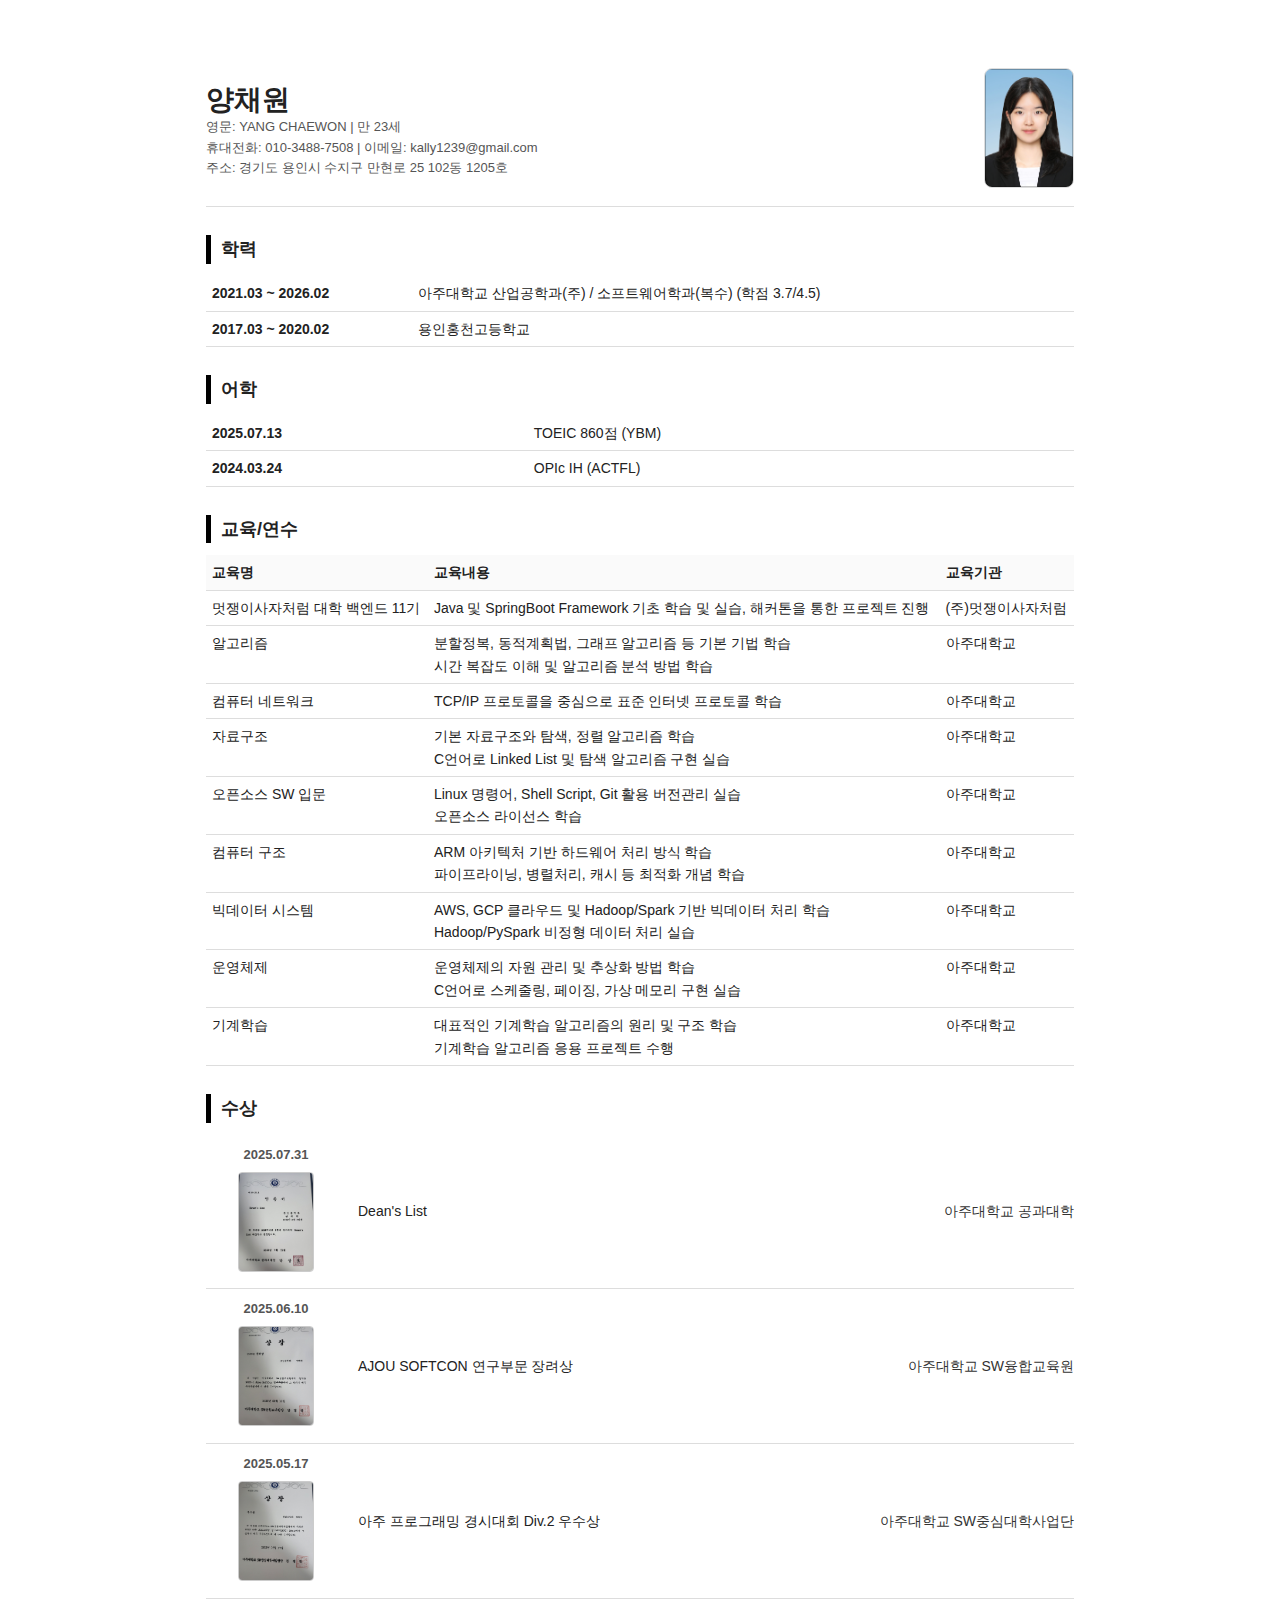
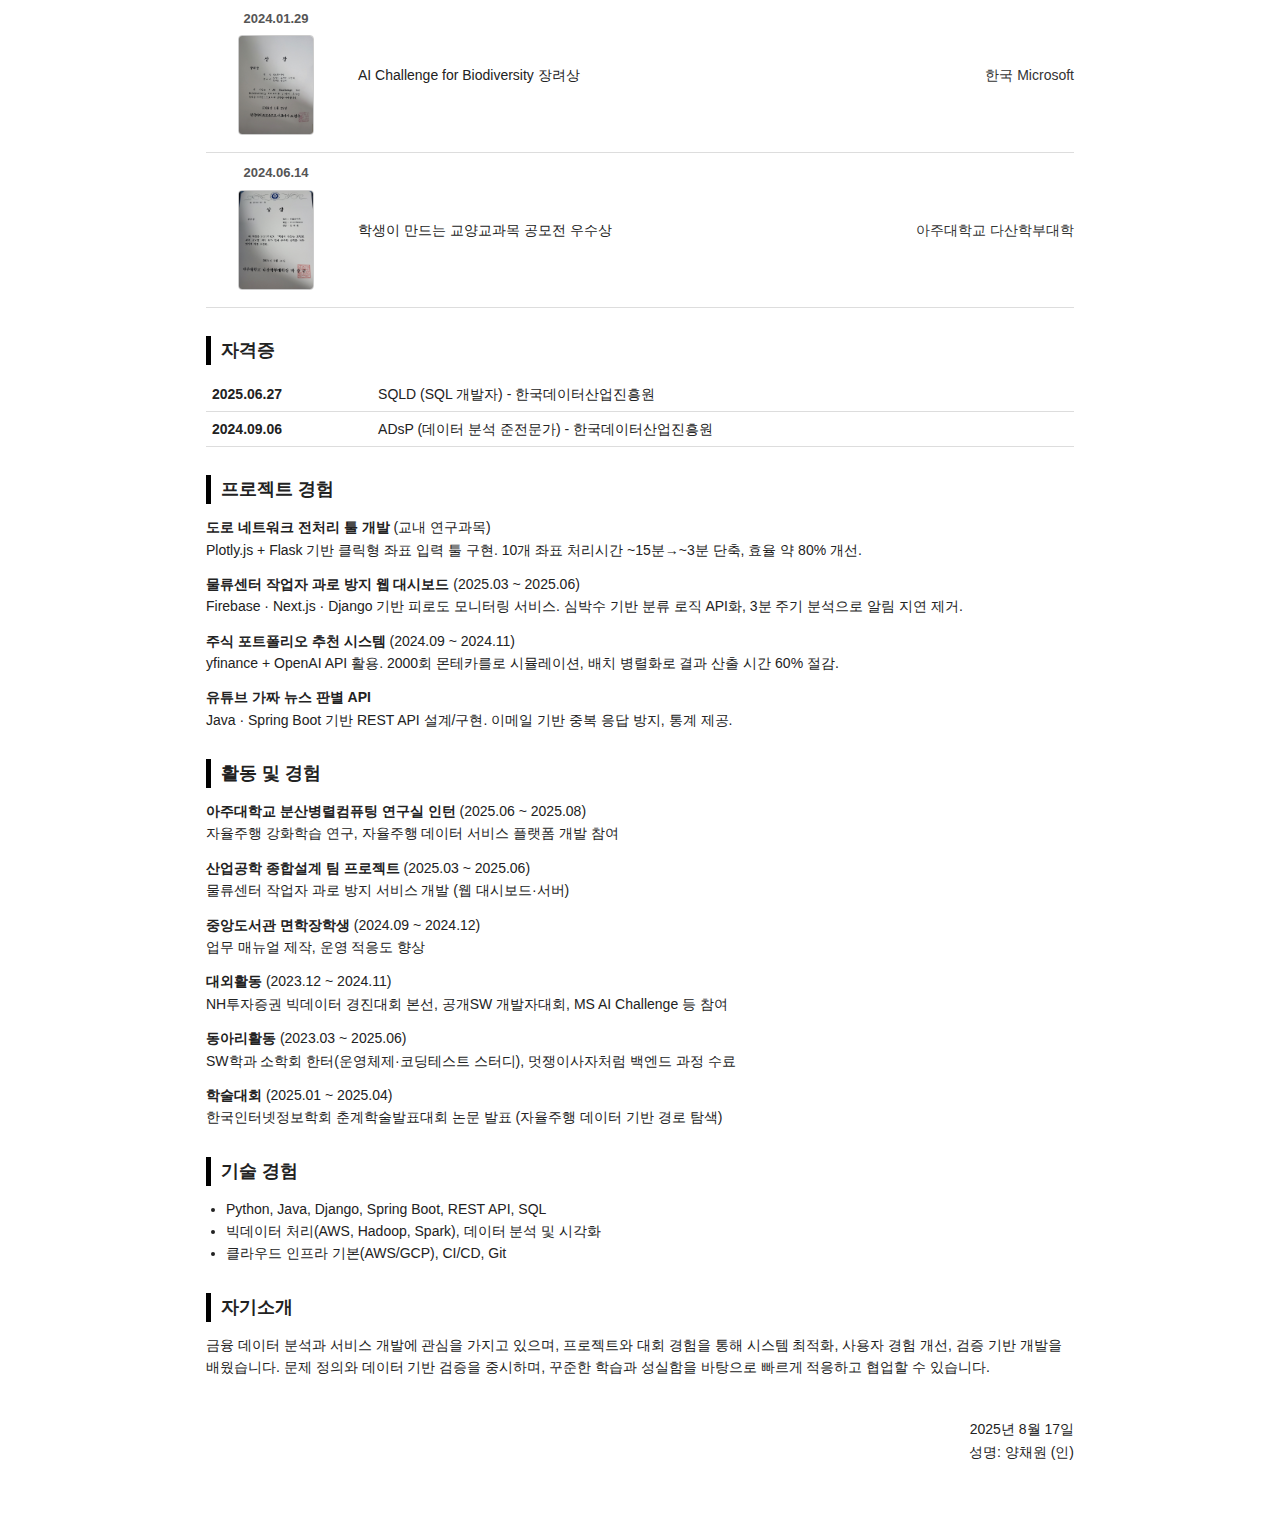
<file: resume.html>
<!doctype html>
<html lang="ko">
<head>
  <meta charset="utf-8">
  <meta name="viewport" content="width=device-width, initial-scale=1">
  <title>양채원 이력서</title>
  <link rel="stylesheet" href="style.css">
  <style>
    body { font-family: "Noto Sans KR", Arial, sans-serif; margin: 0; padding: 40px; background: #fff; color: #222; line-height: 1.6; }
    .container { max-width: 900px; margin: auto; }
    header { border-bottom: 2px solid #000; padding-bottom: 10px; margin-bottom: 20px; }
    header h1 { margin: 0; font-size: 28px; }
    header .info { font-size: 14px; color: #555; }
    section { margin-bottom: 28px; }
    h2 { font-size: 18px; border-left: 5px solid #000; padding-left: 10px; margin-bottom: 12px; }
    .item { margin-bottom: 12px; }
    ul { margin: 6px 0 6px 20px; }
    table { width: 100%; border-collapse: collapse; margin-top: 8px; font-size: 14px; }
    table th, table td { text-align: left; padding: 6px; border-bottom: 1px solid #ddd; }
    .signature { margin-top: 40px; text-align: right; font-size: 14px; }
  </style>
</head>
<body>
  <div class="container">
    <header class="header">
      <div class="left">
        <h1>양채원</h1>
          <div class="info">
          영문: YANG CHAEWON | 만 23세<br>
          휴대전화: 010-3488-7508 | 이메일: kally1239@gmail.com<br>
          주소: 경기도 용인시 수지구 만현로 25 102동 1205호
          </div>
      </div>
      <div class="right">
        <img src="profile.jpg" alt="양채원 프로필 사진">
      </div>
    </header>
    <!-- 상단 기본 정보 -->
    <section>
      <h2>학력</h2>
      <table>
        <tr><th>2021.03 ~ 2026.02</th><td>아주대학교 산업공학과(주) / 소프트웨어학과(복수) (학점 3.7/4.5)</td></tr>
        <tr><th>2017.03 ~ 2020.02</th><td>용인홍천고등학교</td></tr>
      </table>
    </section>

    <section>
      <h2>어학</h2>
      <table>
        <tr><th>2025.07.13</th><td>TOEIC 860점 (YBM)</td></tr>
        <tr><th>2024.03.24</th><td>OPIc IH (ACTFL)</td></tr>
      </table>
    </section>

    <section>
      <h2>교육/연수</h2>
      <table>
        <thead>
          <tr>
            <th>교육명</th>
            <th>교육내용</th>
            <th>교육기관</th>
        </tr>
        </thead>
        <tbody>
          <tr>
            <td>멋쟁이사자처럼 대학 백엔드 11기</td>
            <td>Java 및 SpringBoot Framework 기초 학습 및 실습, 해커톤을 통한 프로젝트 진행</td>
            <td>(주)멋쟁이사자처럼</td>
          </tr>
          <tr>
            <td>알고리즘</td>
            <td>분할정복, 동적계획법, 그래프 알고리즘 등 기본 기법 학습<br>시간 복잡도 이해 및 알고리즘 분석 방법 학습</td>
            <td>아주대학교</td>
          </tr>
          <tr>
            <td>컴퓨터 네트워크</td>
            <td>TCP/IP 프로토콜을 중심으로 표준 인터넷 프로토콜 학습</td>
            <td>아주대학교</td>
          </tr>
          <tr>
            <td>자료구조</td>
            <td>기본 자료구조와 탐색, 정렬 알고리즘 학습<br>C언어로 Linked List 및 탐색 알고리즘 구현 실습</td>
            <td>아주대학교</td>
          </tr>
          <tr>
            <td>오픈소스 SW 입문</td>
            <td>Linux 명령어, Shell Script, Git 활용 버전관리 실습<br>오픈소스 라이선스 학습</td>
            <td>아주대학교</td>
          </tr>
          <tr>
            <td>컴퓨터 구조</td>
            <td>ARM 아키텍처 기반 하드웨어 처리 방식 학습<br>파이프라이닝, 병렬처리, 캐시 등 최적화 개념 학습</td>
            <td>아주대학교</td>
          </tr>
          <tr>
            <td>빅데이터 시스템</td>
            <td>AWS, GCP 클라우드 및 Hadoop/Spark 기반 빅데이터 처리 학습<br>Hadoop/PySpark 비정형 데이터 처리 실습</td>
            <td>아주대학교</td>
          </tr>
          <tr>
            <td>운영체제</td>
            <td>운영체제의 자원 관리 및 추상화 방법 학습<br>C언어로 스케줄링, 페이징, 가상 메모리 구현 실습</td>
            <td>아주대학교</td>
          </tr>
          <tr>
            <td>기계학습</td>
            <td>대표적인 기계학습 알고리즘의 원리 및 구조 학습<br>기계학습 알고리즘 응용 프로젝트 수행</td>
            <td>아주대학교</td>
          </tr>
        </tbody>
      </table>
    </section>

    <section>
      <h2>수상</h2>
      <div class="award">
        <div class="left">
          <div class="date">2025.07.31</div>
          <img src="awards/deanslist.jpg" alt="Dean's List 상장" class="award-img">
        </div>
        <div class="center">Dean's List</div>
        <div class="right">아주대학교 공과대학</div>
      </div>


      <div class="award">
        <div class="left">
          <div class="date">2025.06.10</div>
          <img src="awards/softcon.jpg" alt="SOFTCON 상장" class="award-img">
        </div>
        <div class="center">AJOU SOFTCON 연구부문 장려상</div>
        <div class="right">아주대학교 SW융합교육원</div>
      </div>


      <div class="award">
        <div class="left">
          <div class="date">2025.05.17</div>
          <img src="awards/apc.jpg" alt="프로그래밍 경시대회 상장" class="award-img">
        </div>
        <div class="center">아주 프로그래밍 경시대회 Div.2 우수상</div>
        <div class="right">아주대학교 SW중심대학사업단</div>
      </div>


      <div class="award">
        <div class="left">
          <div class="date">2024.01.29</div>
          <img src="awards/ms_ai.jpg" alt="MS AI Challenge 상장" class="award-img">
        </div>
        <div class="center">AI Challenge for Biodiversity 장려상</div>
        <div class="right">한국 Microsoft</div>
      </div>


      <div class="award">
        <div class="left">
          <div class="date">2024.06.14</div>
          <img src="awards/subject.jpg" alt="Dean's List 상장" class="award-img">
        </div>
        <div class="center">학생이 만드는 교양교과목 공모전 우수상</div>
        <div class="right">아주대학교 다산학부대학</div>
      </div>
    </section>


    <section>
      <h2>자격증</h2>
      <table>
        <tr><th>2025.06.27</th><td>SQLD (SQL 개발자) - 한국데이터산업진흥원</td></tr>
        <tr><th>2024.09.06</th><td>ADsP (데이터 분석 준전문가) - 한국데이터산업진흥원</td></tr>
      </table>
    </section>

    <section>
      <h2>프로젝트 경험</h2>
      <div class="item"><strong>도로 네트워크 전처리 툴 개발</strong> (교내 연구과목)<br>
        Plotly.js + Flask 기반 클릭형 좌표 입력 툴 구현. 10개 좌표 처리시간 ~15분→~3분 단축, 효율 약 80% 개선.
      </div>
      <div class="item"><strong>물류센터 작업자 과로 방지 웹 대시보드</strong> (2025.03 ~ 2025.06)<br>
        Firebase · Next.js · Django 기반 피로도 모니터링 서비스. 심박수 기반 분류 로직 API화, 3분 주기 분석으로 알림 지연 제거.
      </div>
      <div class="item"><strong>주식 포트폴리오 추천 시스템</strong> (2024.09 ~ 2024.11)<br>
        yfinance + OpenAI API 활용. 2000회 몬테카를로 시뮬레이션, 배치 병렬화로 결과 산출 시간 60% 절감.
      </div>
      <div class="item"><strong>유튜브 가짜 뉴스 판별 API</strong><br>
        Java · Spring Boot 기반 REST API 설계/구현. 이메일 기반 중복 응답 방지, 통계 제공.
      </div>
    </section>

    <!-- 활동/경험 -->
    <section>
      <h2>활동 및 경험</h2>
      <div class="item"><strong>아주대학교 분산병렬컴퓨팅 연구실 인턴</strong> (2025.06 ~ 2025.08)<br>자율주행 강화학습 연구, 자율주행 데이터 서비스 플랫폼 개발 참여</div>
      <div class="item"><strong>산업공학 종합설계 팀 프로젝트</strong> (2025.03 ~ 2025.06)<br>물류센터 작업자 과로 방지 서비스 개발 (웹 대시보드·서버)</div>
      <div class="item"><strong>중앙도서관 면학장학생</strong> (2024.09 ~ 2024.12)<br>업무 매뉴얼 제작, 운영 적응도 향상</div>
      <div class="item"><strong>대외활동</strong> (2023.12 ~ 2024.11)<br>NH투자증권 빅데이터 경진대회 본선, 공개SW 개발자대회, MS AI Challenge 등 참여</div>
      <div class="item"><strong>동아리활동</strong> (2023.03 ~ 2025.06)<br>SW학과 소학회 한터(운영체제·코딩테스트 스터디), 멋쟁이사자처럼 백엔드 과정 수료</div>
      <div class="item"><strong>학술대회</strong> (2025.01 ~ 2025.04)<br>한국인터넷정보학회 춘계학술발표대회 논문 발표 (자율주행 데이터 기반 경로 탐색)</div>
    </section>

    <!-- 기술 경험 -->
    <section>
      <h2>기술 경험</h2>
      <ul>
        <li>Python, Java, Django, Spring Boot, REST API, SQL</li>
        <li>빅데이터 처리(AWS, Hadoop, Spark), 데이터 분석 및 시각화</li>
        <li>클라우드 인프라 기본(AWS/GCP), CI/CD, Git</li>
      </ul>
    </section>

    <!-- 자기소개서 -->
    <section>
      <h2>자기소개</h2>
      <p>금융 데이터 분석과 서비스 개발에 관심을 가지고 있으며, 프로젝트와 대회 경험을 통해 시스템 최적화, 사용자 경험 개선, 검증 기반 개발을 배웠습니다. 문제 정의와 데이터 기반 검증을 중시하며, 꾸준한 학습과 성실함을 바탕으로 빠르게 적응하고 협업할 수 있습니다.</p>
    </section>

    <div class="signature">
      2025년 8월 17일<br>
      성명: 양채원 (인)
    </div>
  </div>
</body>
</html>
</file>
<file: style.css>
/* ============ Base ============ */
:root{
  --text:#111;
  --muted:#555;
  --line:#ddd;
}
*{box-sizing:border-box;}
html,body{margin:0;padding:0;}
body{
  font:14px/1.65 -apple-system,BlinkMacSystemFont,"Noto Sans KR","Malgun Gothic","Segoe UI",Roboto,Arial,sans-serif;
  color:var(--text);
  background:#fff;
}
.container{max-width:900px;margin:0 auto;padding:28px 16px;}
h1,h2,h3{margin:0 0 8px;}
h2{font-size:18px;border-left:5px solid #000;padding-left:10px;margin:28px 0 12px;}
h3{font-size:16px;margin-top:2px;}
p{margin:4px 0;}
ul{margin:6px 0 6px 18px;padding:0;}
strong{font-weight:700;}

/* ============ Header ============ */
.header{
  display:flex;justify-content:space-between;align-items:center;
  border-bottom:1px solid var(--line);padding-bottom:12px;margin-bottom:18px;
}
.header .left{flex:1;}
.header .left h1{font-size:28px;line-height:1.2;}
.header .info{font-size:13px;color:var(--muted);}
.header .right img{
  width:auto;height:120px;object-fit:cover;border-radius:8px;border:1px solid var(--line);
}

/* ============ Tables (교육/연수 등) ============ */
table{width:100%;border-collapse:collapse;font-size:14px;}
th,td{padding:8px 10px;border-bottom:1px solid var(--line);vertical-align:top;}
thead th{background:#fafafa;font-weight:700;}
/* 긴 셀도 보기 좋게 */
td br{line-height:1.4;}

/* ============ Projects (버전 A: project-left / project-right) ============ */
.project{
  display:grid;grid-template-columns:180px 1fr;gap:16px;
  border-bottom:1px solid var(--line);padding:14px 0;align-items:center;
}
.project:last-child{border-bottom:none;}
/* 왼쪽 썸네일 + 날짜 */
.project-left{text-align:center;color:var(--muted);font-size:13px;}
.project-img{
  width:100%;max-width:160px;height:auto;object-fit:contain;
  border:1px solid #eee;border-radius:6px;background:#fafafa;padding:6px;margin-bottom:6px;
}
.project-left .date{margin-top:2px;}
/* 우측 본문 */
.project-right h3{margin-bottom:6px;}
.project-right p{margin:3px 0;}

/* ============ Projects (버전 B: thumb / desc) ============ */
.thumb {
  display: block; /* flex 대신 block */
  text-align: center; /* 가운데 정렬 원하면 */
}

.thumb img {
  display: block;     /* 한 줄에 하나씩 */
  margin: 0 auto 8px; /* 가운데 정렬 + 아래 간격 */
  max-width: 160px;   /* 원하는 크기 */
  height: auto;
  border-radius: 4px;
  object-fit: contain;
}

.desc h3{margin-bottom:6px;}
.desc ul{margin:0;padding-left:18px;}
.desc li{margin:4px 0;}

/* ============ Awards (날짜+썸네일 / 내용 / 기관 레이아웃 대비용) ============ */
.award{
  display:grid;grid-template-columns:140px 1fr 220px;gap:12px;
  align-items:center;border-bottom:1px solid var(--line);padding:10px 0;
}
.award .left{text-align:center;color:var(--muted);font-size:13px;}
.award .left .date{margin-bottom:6px;font-weight:600;}
.award .award-img{
  max-width:100px;max-height:100px;width:auto;height:auto;object-fit:contain;
  border:1px solid #ccc;border-radius:4px;
}
.award .center{font-weight:500;}
.award .right{text-align:right;color:#333;}

/* ============ Responsive ============ */
@media (max-width:720px){
  .project{grid-template-columns:1fr;}
  .project-left{order:-1;}
  .award{grid-template-columns:1fr;}
  .award .right{text-align:left;}
  .header .right img{height:100px;}
}

/* ============ Print (A4 최적화) ============ */
@media print{
  @page {
    size: A4;
    margin: 12mm 8mm; /* 위아래 12mm, 좌우 8mm */
  }
  body{font-size:13.5px;line-height:1.45;}
  a{color:#000;text-decoration:none;}
  *{-webkit-print-color-adjust:exact;print-color-adjust:exact;}

  /* 표: 헤더 반복 + 행 단위 보호(표 전체가 통째로 넘어가는 문제 방지) */
  thead{display:table-header-group;}
  tfoot{display:table-footer-group;}
  table{break-inside:auto;page-break-inside:auto;}
  tr{break-inside:avoid;page-break-inside:avoid;}

  /* 섹션 전체를 막지 말고, 카드/행만 보호 */
  section{break-inside:auto;page-break-inside:auto;}
  .project,.award{break-inside:avoid;page-break-inside:avoid;border-bottom-color:#ccc;}

  /* 이미지 크기 축소로 조화로운 배치 */
  .header .right img{max-height:110px;}
  .project-img,.thumb img{max-width:140px;}
  .award .award-img{max-width:55px;max-height:55px;border-color:#bbb;}

  /* 카드 배경/테두리 은은하게 */
  .thumb{background:transparent;border-color:#ddd;}
}

.image-block {
  text-align: center;
  margin: 28px 0;
}

.image-block img {
  max-width: 88%;
  height: auto;
  border-radius: 6px;
  border: 1px solid #ddd;
  box-shadow: 0 2px 6px rgba(0, 0, 0, 0.05);
}

.image-block .caption {
  font-size: 13px;
  color: var(--muted);
  margin-top: 6px;
}
</file>
